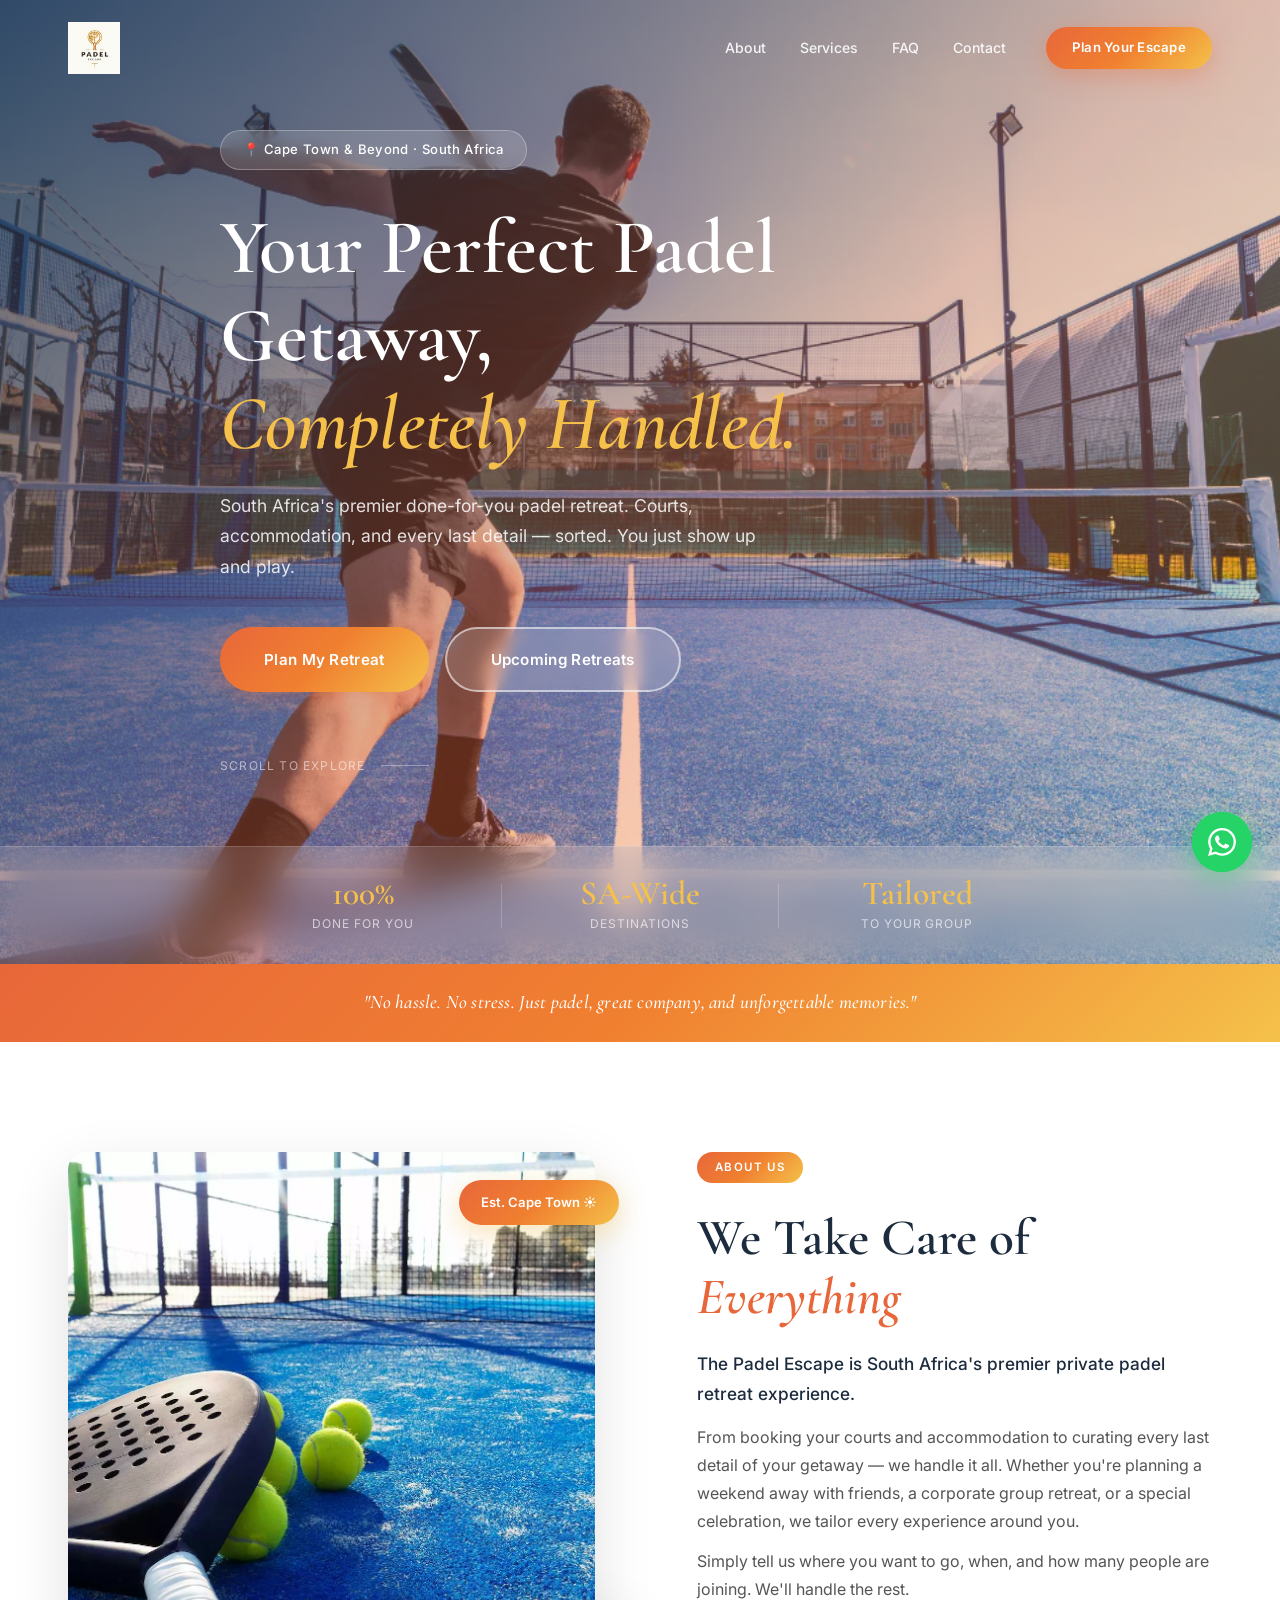
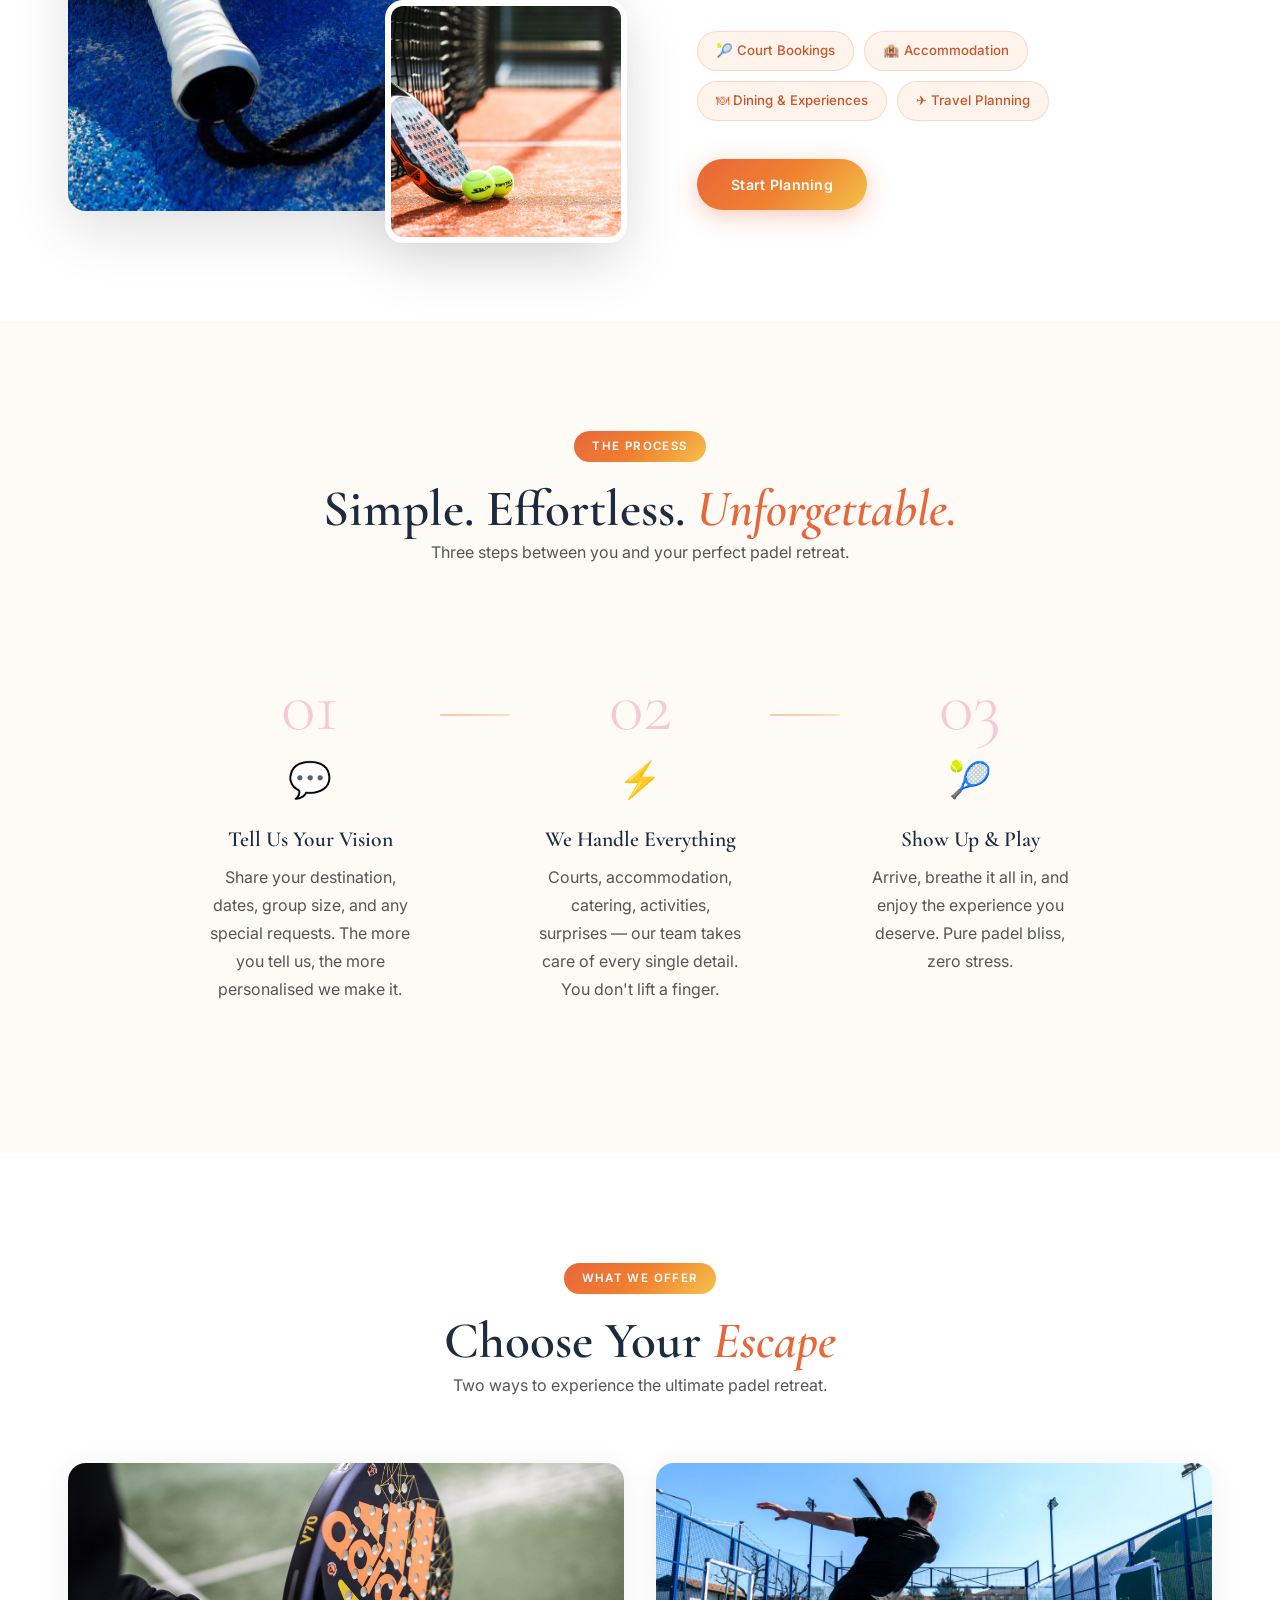
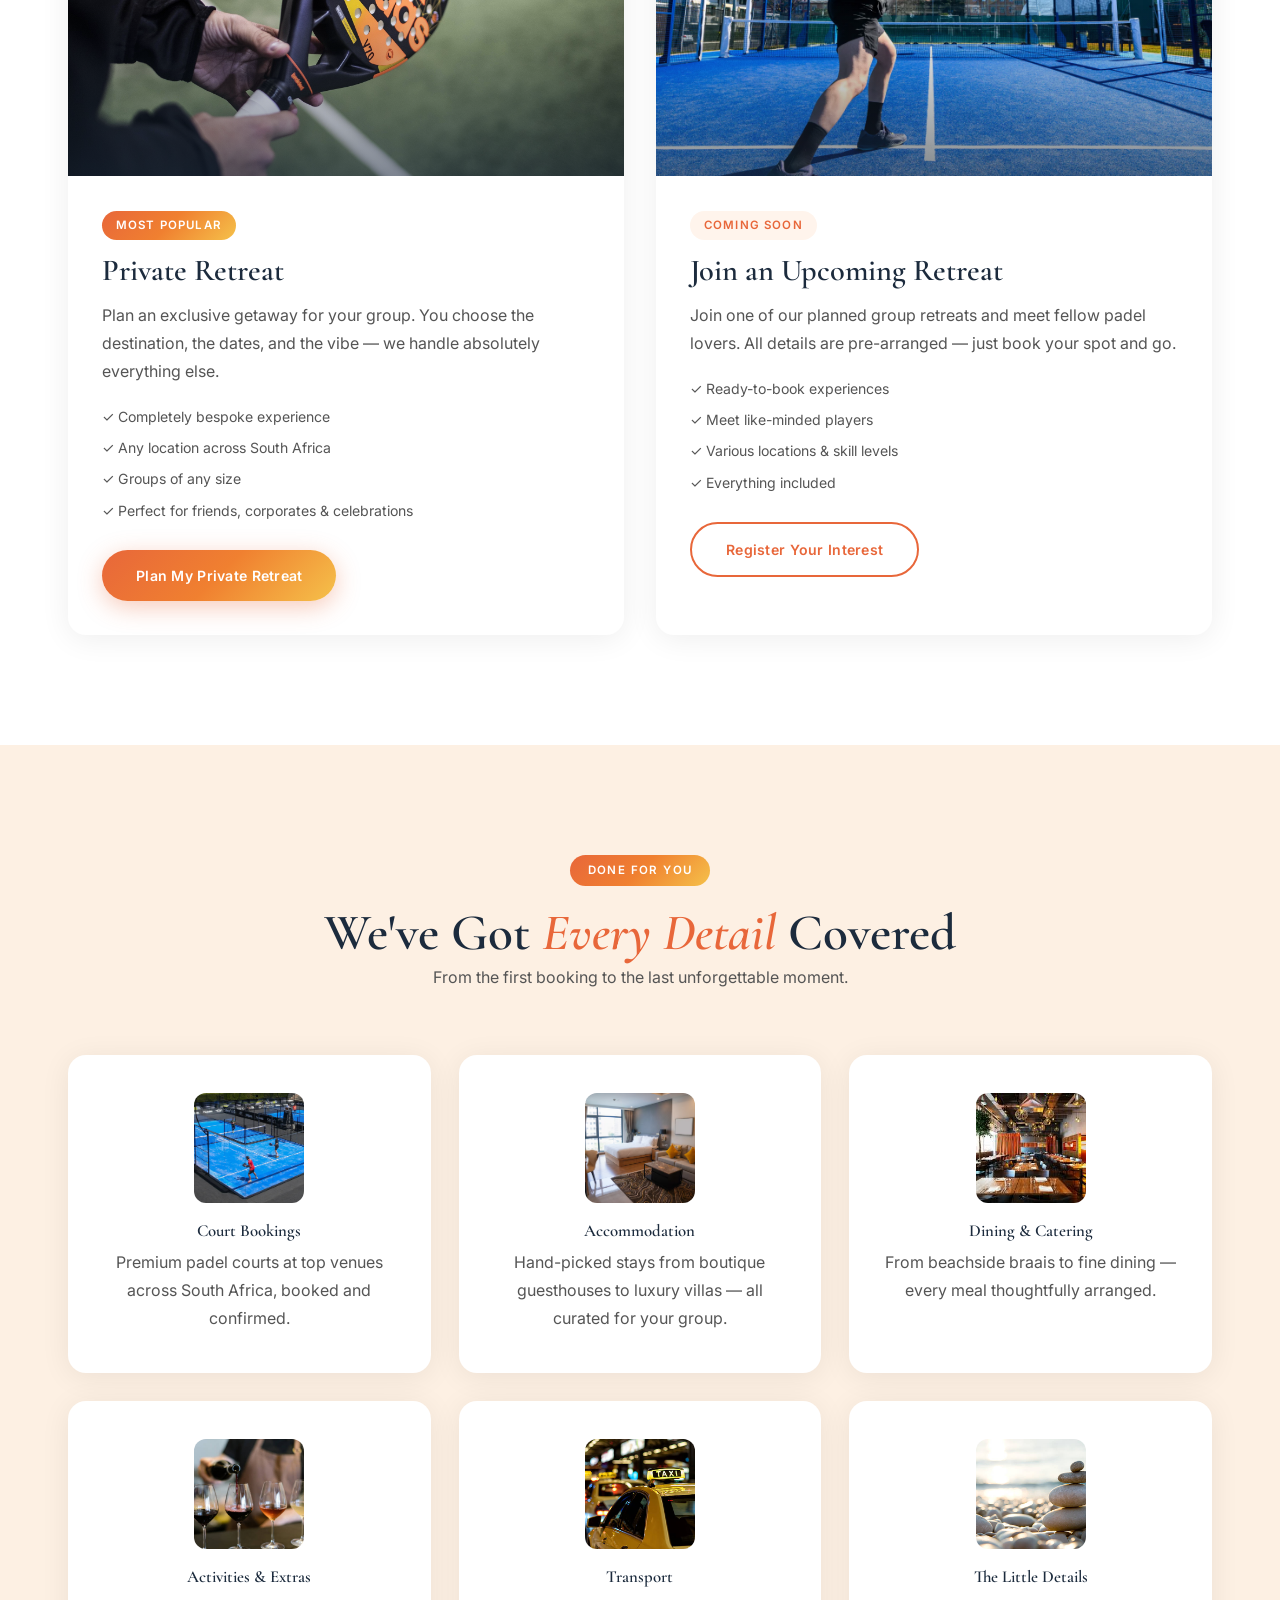
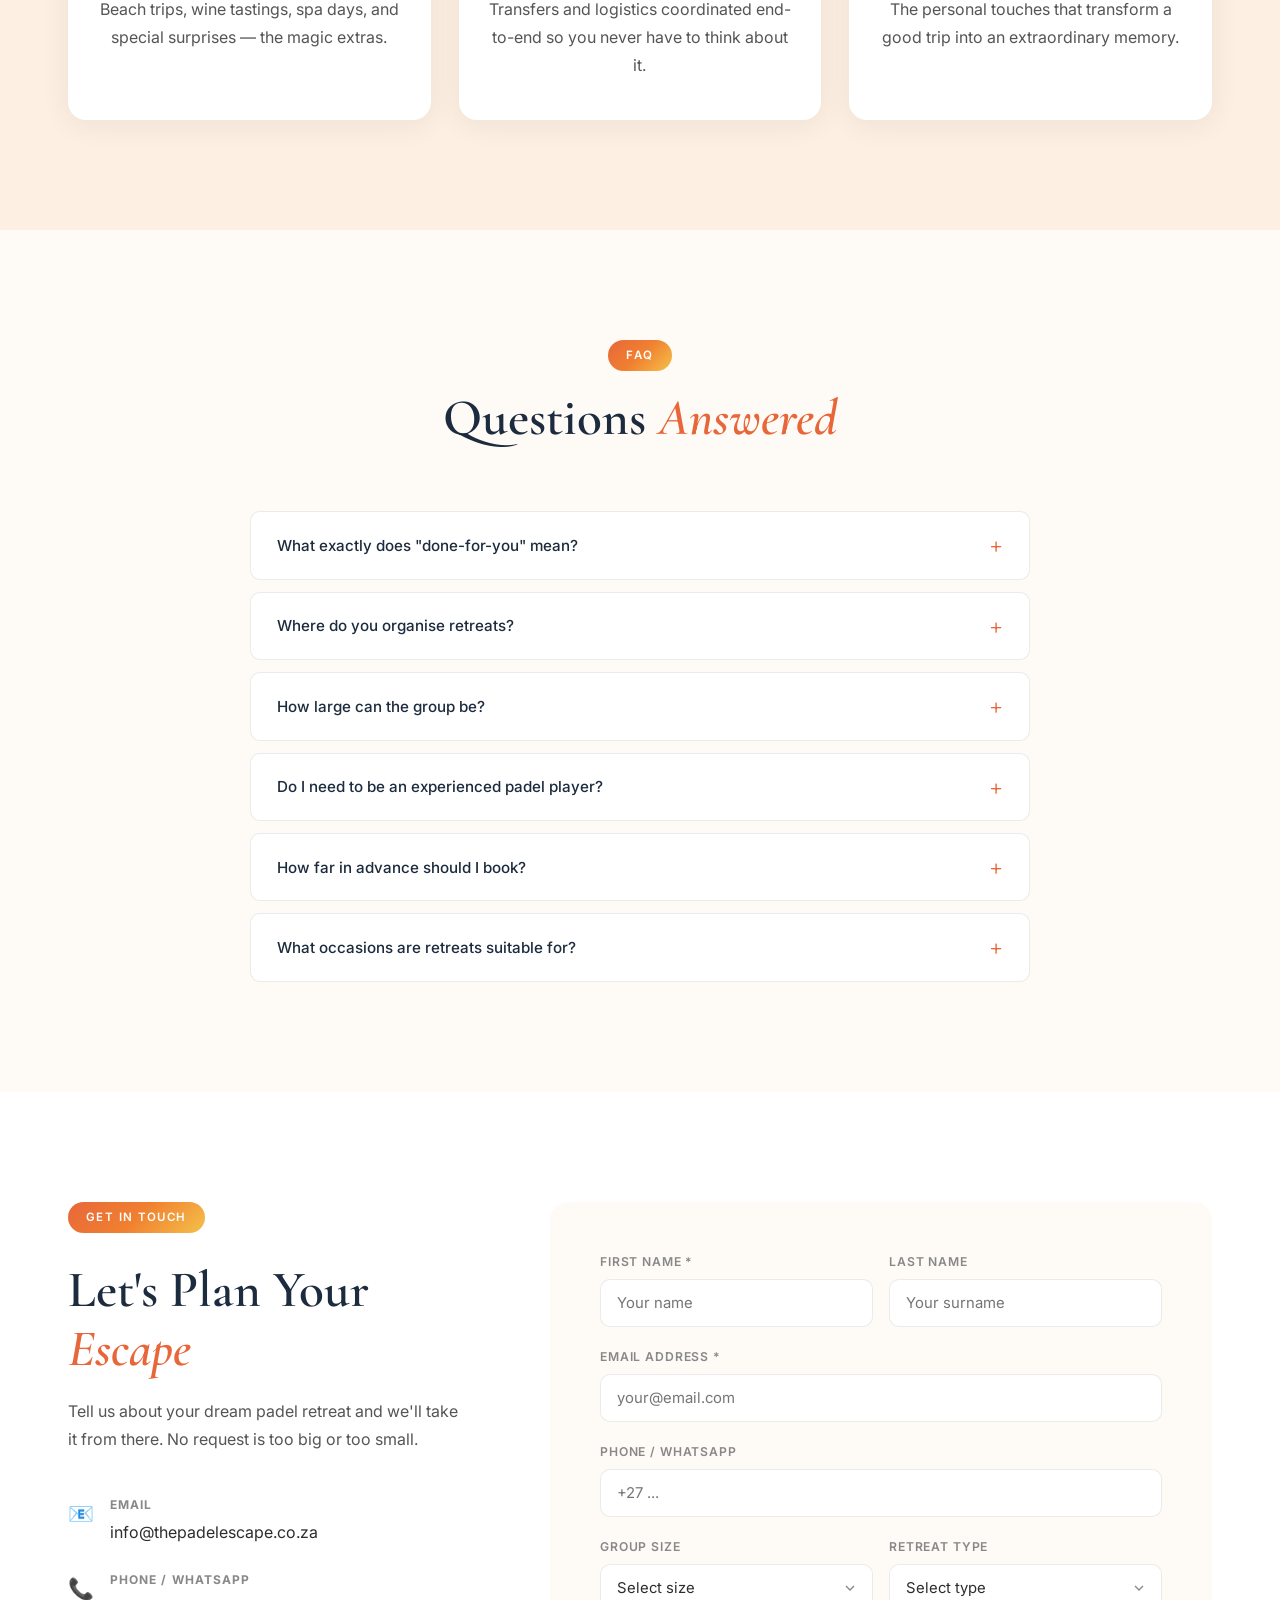
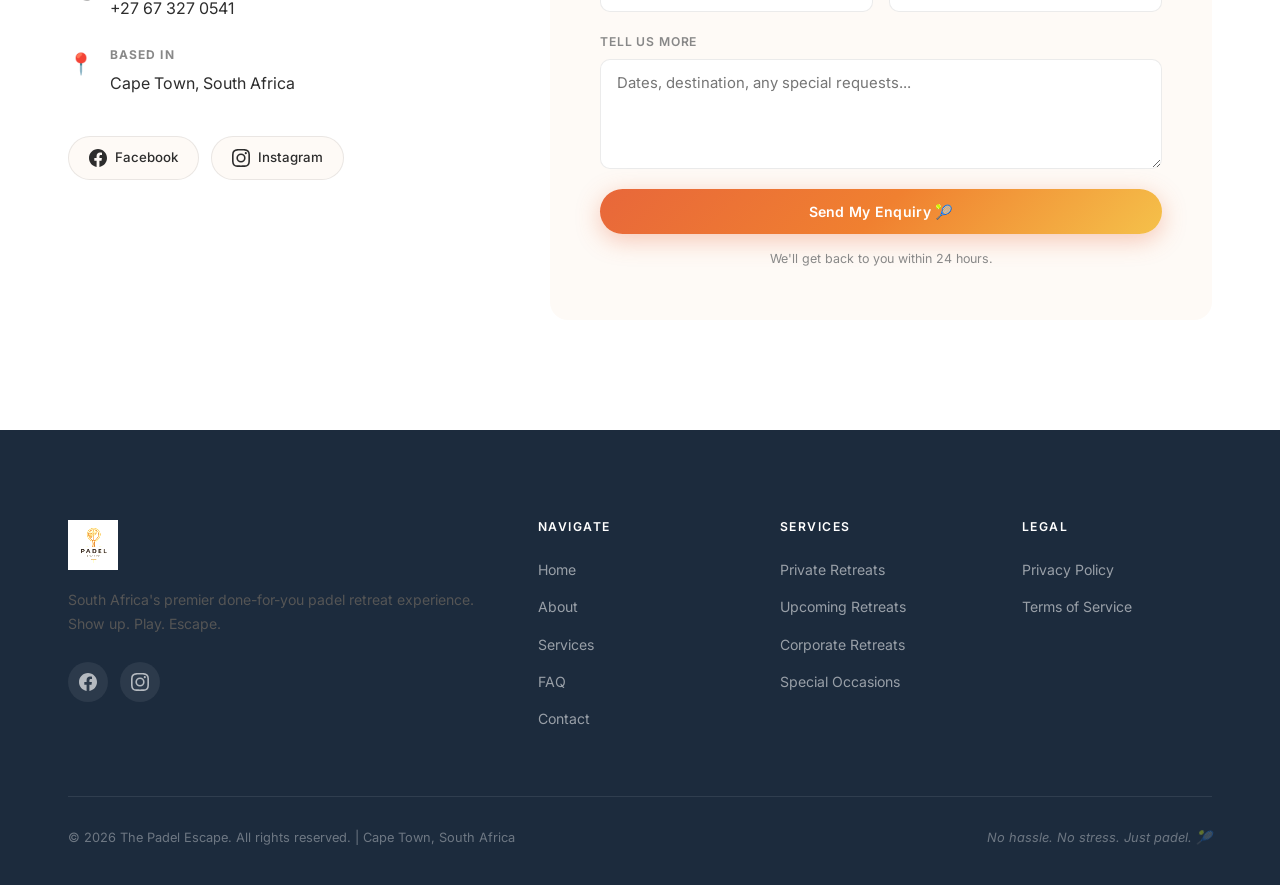
<file: index.html>
<!DOCTYPE html>
<html lang="en">
<head>
  <meta charset="UTF-8">
  <meta name="viewport" content="width=device-width, initial-scale=1.0">
  <meta name="description" content="The Padel Escape — South Africa's premier private padel retreat. Courts, accommodation, every detail handled. Based in Cape Town.">
  <meta property="og:title" content="The Padel Escape | SA's Premier Padel Retreat">
  <meta property="og:description" content="Completely done-for-you padel getaways across South Africa. You show up, we handle everything.">
  <meta property="og:image" content="padel.logo.jpeg">
  <title>The Padel Escape | South Africa's Premier Padel Retreat</title>
  <link rel="preconnect" href="https://fonts.googleapis.com">
  <link rel="preconnect" href="https://fonts.gstatic.com" crossorigin>
  <link href="https://fonts.googleapis.com/css2?family=Cormorant+Garamond:ital,wght@0,300;0,400;0,600;0,700;1,300;1,400&family=Inter:wght@300;400;500;600&display=swap" rel="stylesheet">
  <link rel="stylesheet" href="style.css">
</head>
<body>

  <!-- ===================== NAVIGATION ===================== -->
  <nav class="navbar" id="navbar">
    <div class="nav-container">
      <a href="#home" class="nav-logo">
        <img src="padel.logo.jpeg" alt="The Padel Escape">
      </a>
      <div class="nav-links" id="navLinks">
        <a href="#about">About</a>
        <a href="#services">Services</a>
        <a href="#faq">FAQ</a>
        <a href="#contact">Contact</a>
      </div>
      <a href="#contact" class="btn btn-primary nav-cta">Plan Your Escape</a>
      <button class="nav-toggle" id="navToggle" aria-label="Open menu">
        <span></span><span></span><span></span>
      </button>
    </div>
  </nav>

  <!-- ===================== HERO ===================== -->
  <section class="hero" id="home">
    <div class="hero-bg">
      <img
        src="padel-player-action.webp"
        alt="Padel player in action on court"
        class="hero-img"
      >
      <div class="hero-overlay"></div>
    </div>
    <div class="hero-content container">
      <div class="hero-badge">📍 Cape Town &amp; Beyond · South Africa</div>
      <h1>Your Perfect Padel Getaway,<br><em>Completely Handled.</em></h1>
      <p class="hero-sub">South Africa's premier done-for-you padel retreat. Courts, accommodation, and every last detail — sorted. You just show up and play.</p>
      <div class="hero-btns">
        <a href="#contact" class="btn btn-primary btn-lg">Plan My Retreat</a>
        <a href="#services" class="btn btn-outline-white btn-lg">Upcoming Retreats</a>
      </div>
      <div class="hero-scroll">
        <span>Scroll to explore</span>
        <div class="scroll-line"></div>
      </div>
    </div>
    <div class="hero-stats">
      <div class="stat">
        <span class="stat-num">100%</span>
        <span class="stat-label">Done For You</span>
      </div>
      <div class="stat-divider"></div>
      <div class="stat">
        <span class="stat-num">SA-Wide</span>
        <span class="stat-label">Destinations</span>
      </div>
      <div class="stat-divider"></div>
      <div class="stat">
        <span class="stat-num">Tailored</span>
        <span class="stat-label">To Your Group</span>
      </div>
    </div>
  </section>

  <!-- ===================== TRUST BAR ===================== -->
  <div class="trust-bar">
    <div class="container">
      <p class="trust-text">"No hassle. No stress. Just padel, great company, and unforgettable memories."</p>
    </div>
  </div>

  <!-- ===================== ABOUT ===================== -->
  <section class="about section" id="about">
    <div class="container">
      <div class="about-grid">
        <div class="about-images">
          <div class="about-img-main">
            <img
              src="padel-banner.webp"
              alt="Padel court with racket and balls"
            >
          </div>
          <div class="about-img-accent">
            <img
              src="padel-court-equipment.jpg"
              alt="Padel racket and balls on court"
            >
          </div>
          <div class="about-badge-float">Est. Cape Town ☀</div>
        </div>
        <div class="about-text">
          <div class="section-tag">About Us</div>
          <h2>We Take Care of <em>Everything</em></h2>
          <p class="lead-text">The Padel Escape is South Africa's premier private padel retreat experience.</p>
          <p>From booking your courts and accommodation to curating every last detail of your getaway — we handle it all. Whether you're planning a weekend away with friends, a corporate group retreat, or a special celebration, we tailor every experience around you.</p>
          <p style="margin-top:12px;">Simply tell us where you want to go, when, and how many people are joining. We'll handle the rest.</p>
          <div class="about-features">
            <div class="feature-pill">🎾 Court Bookings</div>
            <div class="feature-pill">🏨 Accommodation</div>
            <div class="feature-pill">🍽 Dining &amp; Experiences</div>
            <div class="feature-pill">✈ Travel Planning</div>
          </div>
          <a href="#contact" class="btn btn-primary">Start Planning</a>
        </div>
      </div>
    </div>
  </section>

  <!-- ===================== HOW IT WORKS ===================== -->
  <section class="how-works section section-light" id="how">
    <div class="container">
      <div class="section-header text-center">
        <div class="section-tag">The Process</div>
        <h2>Simple. Effortless. <em>Unforgettable.</em></h2>
        <p>Three steps between you and your perfect padel retreat.</p>
      </div>
      <div class="steps-grid">
        <div class="step">
          <div class="step-num">01</div>
          <div class="step-icon">💬</div>
          <h3>Tell Us Your Vision</h3>
          <p>Share your destination, dates, group size, and any special requests. The more you tell us, the more personalised we make it.</p>
        </div>
        <div class="step-connector"></div>
        <div class="step">
          <div class="step-num">02</div>
          <div class="step-icon">⚡</div>
          <h3>We Handle Everything</h3>
          <p>Courts, accommodation, catering, activities, surprises — our team takes care of every single detail. You don't lift a finger.</p>
        </div>
        <div class="step-connector"></div>
        <div class="step">
          <div class="step-num">03</div>
          <div class="step-icon">🎾</div>
          <h3>Show Up &amp; Play</h3>
          <p>Arrive, breathe it all in, and enjoy the experience you deserve. Pure padel bliss, zero stress.</p>
        </div>
      </div>
    </div>
  </section>

  <!-- ===================== SERVICES ===================== -->
  <section class="services section" id="services">
    <div class="container">
      <div class="section-header text-center">
        <div class="section-tag">What We Offer</div>
        <h2>Choose Your <em>Escape</em></h2>
        <p>Two ways to experience the ultimate padel retreat.</p>
      </div>
      <div class="services-grid">
        <div class="service-card service-card-featured">
          <div class="service-card-img">
            <img
              src="padel-racket-closeup.png"
              alt="Padel racket close-up"
            >
            <div class="service-card-overlay"></div>
          </div>
          <div class="service-card-content">
            <div class="service-tag">Most Popular</div>
            <h3>Private Retreat</h3>
            <p>Plan an exclusive getaway for your group. You choose the destination, the dates, and the vibe — we handle absolutely everything else.</p>
            <ul class="service-features">
              <li>✓ Completely bespoke experience</li>
              <li>✓ Any location across South Africa</li>
              <li>✓ Groups of any size</li>
              <li>✓ Perfect for friends, corporates &amp; celebrations</li>
            </ul>
            <a href="#contact" class="btn btn-primary">Plan My Private Retreat</a>
          </div>
        </div>
        <div class="service-card">
          <div class="service-card-img">
            <img
              src="padel-player-action.webp"
              alt="Padel player on court"
            >
            <div class="service-card-overlay"></div>
          </div>
          <div class="service-card-content">
            <div class="service-tag">Coming Soon</div>
            <h3>Join an Upcoming Retreat</h3>
            <p>Join one of our planned group retreats and meet fellow padel lovers. All details are pre-arranged — just book your spot and go.</p>
            <ul class="service-features">
              <li>✓ Ready-to-book experiences</li>
              <li>✓ Meet like-minded players</li>
              <li>✓ Various locations &amp; skill levels</li>
              <li>✓ Everything included</li>
            </ul>
            <a href="#contact" class="btn btn-outline">Register Your Interest</a>
          </div>
        </div>
      </div>
    </div>
  </section>

  <!-- ===================== WHAT WE HANDLE ===================== -->
  <section class="handles section section-warm" id="handles">
    <div class="container">
      <div class="section-header text-center">
        <div class="section-tag">Done For You</div>
        <h2>We've Got <em>Every Detail</em> Covered</h2>
        <p>From the first booking to the last unforgettable moment.</p>
      </div>
      <div class="handles-grid">
        <div class="handle-item">
          <img src="1padel_court.jpg" alt="Premium padel courts" class="handle-img">
          <h4>Court Bookings</h4>
          <p>Premium padel courts at top venues across South Africa, booked and confirmed.</p>
        </div>
        <div class="handle-item">
          <img src="2accomodation.jpg" alt="Luxury accommodation" class="handle-img">
          <h4>Accommodation</h4>
          <p>Hand-picked stays from boutique guesthouses to luxury villas — all curated for your group.</p>
        </div>
        <div class="handle-item">
          <img src="3dining (2).jpg" alt="Fine dining experience" class="handle-img">
          <h4>Dining &amp; Catering</h4>
          <p>From beachside braais to fine dining — every meal thoughtfully arranged.</p>
        </div>
        <div class="handle-item">
          <img src="4activities.jpeg" alt="Wine tasting experience" class="handle-img">
          <h4>Activities &amp; Extras</h4>
          <p>Beach trips, wine tastings, spa days, and special surprises — the magic extras.</p>
        </div>
        <div class="handle-item">
          <img src="5transport.jpg" alt="Transport and logistics" class="handle-img">
          <h4>Transport</h4>
          <p>Transfers and logistics coordinated end-to-end so you never have to think about it.</p>
        </div>
        <div class="handle-item">
          <img src="6little thins.jpg" alt="The little details" class="handle-img">
          <h4>The Little Details</h4>
          <p>The personal touches that transform a good trip into an extraordinary memory.</p>
        </div>
      </div>
    </div>
  </section>


  <!-- ===================== FAQ ===================== -->
  <section class="faq-section section section-light" id="faq">
    <div class="container">
      <div class="section-header text-center">
        <div class="section-tag">FAQ</div>
        <h2>Questions <em>Answered</em></h2>
      </div>
      <div class="faq-list">

        <div class="faq-item">
          <button class="faq-question">
            <span>What exactly does "done-for-you" mean?</span>
            <span class="faq-icon">+</span>
          </button>
          <div class="faq-answer">
            <p>It means you do absolutely nothing except show up and enjoy. We take care of court bookings, accommodation, transport, meals, activities, and every finer detail of your retreat. You tell us your vision — we build it.</p>
          </div>
        </div>

        <div class="faq-item">
          <button class="faq-question">
            <span>Where do you organise retreats?</span>
            <span class="faq-icon">+</span>
          </button>
          <div class="faq-answer">
            <p>We operate across South Africa. While we're based in Cape Town, we organise retreats in Johannesburg, Durban, the Garden Route, the Winelands, and beyond. If there's padel and a great destination — we're there.</p>
          </div>
        </div>

        <div class="faq-item">
          <button class="faq-question">
            <span>How large can the group be?</span>
            <span class="faq-icon">+</span>
          </button>
          <div class="faq-answer">
            <p>We cater for groups of all sizes — from intimate friend groups of 4 to large corporate retreats of 50+. The experience is fully tailored regardless of group size.</p>
          </div>
        </div>

        <div class="faq-item">
          <button class="faq-question">
            <span>Do I need to be an experienced padel player?</span>
            <span class="faq-icon">+</span>
          </button>
          <div class="faq-answer">
            <p>Not at all! We welcome all skill levels, from complete beginners to seasoned players. We can even arrange coaching sessions if you'd like to improve your game as part of your retreat.</p>
          </div>
        </div>

        <div class="faq-item">
          <button class="faq-question">
            <span>How far in advance should I book?</span>
            <span class="faq-icon">+</span>
          </button>
          <div class="faq-answer">
            <p>We recommend booking at least 4–6 weeks in advance to ensure the best availability, especially during peak season and school holidays. That said, reach out regardless — we'll do our best to make it happen.</p>
          </div>
        </div>

        <div class="faq-item">
          <button class="faq-question">
            <span>What occasions are retreats suitable for?</span>
            <span class="faq-icon">+</span>
          </button>
          <div class="faq-answer">
            <p>Weekend getaways with friends, corporate team-building, birthdays, bachelorette parties, anniversary trips, and any celebration worth marking. If you want to make it special, we're your team.</p>
          </div>
        </div>

      </div>
    </div>
  </section>

  <!-- ===================== CONTACT ===================== -->
  <section class="contact-section section" id="contact">
    <div class="container">
      <div class="contact-grid">
        <div class="contact-info">
          <div class="section-tag">Get In Touch</div>
          <h2>Let's Plan Your <em>Escape</em></h2>
          <p>Tell us about your dream padel retreat and we'll take it from there. No request is too big or too small.</p>
          <div class="contact-details">
            <div class="contact-item">
              <span class="contact-icon">📧</span>
              <div>
                <strong>Email</strong>
                <a href="mailto:info@thepadelescape.co.za">info@thepadelescape.co.za</a>
              </div>
            </div>
            <div class="contact-item">
              <span class="contact-icon">📞</span>
              <div>
                <strong>Phone / WhatsApp</strong>
                <a href="tel:+27673270541">+27 67 327 0541</a>
              </div>
            </div>
            <div class="contact-item">
              <span class="contact-icon">📍</span>
              <div>
                <strong>Based In</strong>
                <span>Cape Town, South Africa</span>
              </div>
            </div>
          </div>
          <div class="social-links">
            <a href="https://www.facebook.com/profile.php?id=61576466785941" target="_blank" rel="noopener" class="social-link">
              <svg viewBox="0 0 24 24" fill="currentColor" width="18" height="18"><path d="M24 12.073c0-6.627-5.373-12-12-12s-12 5.373-12 12c0 5.99 4.388 10.954 10.125 11.854v-8.385H7.078v-3.47h3.047V9.43c0-3.007 1.792-4.669 4.533-4.669 1.312 0 2.686.235 2.686.235v2.953H15.83c-1.491 0-1.956.925-1.956 1.874v2.25h3.328l-.532 3.47h-2.796v8.385C19.612 23.027 24 18.062 24 12.073z"/></svg>
              Facebook
            </a>
            <a href="https://www.instagram.com/thepadelescapesa/" target="_blank" rel="noopener" class="social-link">
              <svg viewBox="0 0 24 24" fill="currentColor" width="18" height="18"><path d="M12 2.163c3.204 0 3.584.012 4.85.07 3.252.148 4.771 1.691 4.919 4.919.058 1.265.069 1.645.069 4.849 0 3.205-.012 3.584-.069 4.849-.149 3.225-1.664 4.771-4.919 4.919-1.266.058-1.644.07-4.85.07-3.204 0-3.584-.012-4.849-.07-3.26-.149-4.771-1.699-4.919-4.92-.058-1.265-.07-1.644-.07-4.849 0-3.204.013-3.583.07-4.849.149-3.227 1.664-4.771 4.919-4.919 1.266-.057 1.645-.069 4.849-.069zM12 0C8.741 0 8.333.014 7.053.072 2.695.272.273 2.69.073 7.052.014 8.333 0 8.741 0 12c0 3.259.014 3.668.072 4.948.2 4.358 2.618 6.78 6.98 6.98C8.333 23.986 8.741 24 12 24c3.259 0 3.668-.014 4.948-.072 4.354-.2 6.782-2.618 6.979-6.98.059-1.28.073-1.689.073-4.948 0-3.259-.014-3.667-.072-4.947-.196-4.354-2.617-6.78-6.979-6.98C15.668.014 15.259 0 12 0zm0 5.838a6.162 6.162 0 100 12.324 6.162 6.162 0 000-12.324zM12 16a4 4 0 110-8 4 4 0 010 8zm6.406-11.845a1.44 1.44 0 100 2.881 1.44 1.44 0 000-2.881z"/></svg>
              Instagram
            </a>
          </div>
        </div>

        <div class="contact-form-wrapper">
          <form class="contact-form" id="contactForm" action="https://formspree.io/f/mdaygeer" method="POST">
            <div class="form-row">
              <div class="form-group">
                <label for="firstName">First Name *</label>
                <input type="text" id="firstName" name="firstName" required placeholder="Your name">
              </div>
              <div class="form-group">
                <label for="lastName">Last Name</label>
                <input type="text" id="lastName" name="lastName" placeholder="Your surname">
              </div>
            </div>
            <div class="form-group">
              <label for="email">Email Address *</label>
              <input type="email" id="email" name="email" required placeholder="your@email.com">
            </div>
            <div class="form-group">
              <label for="phone">Phone / WhatsApp</label>
              <input type="tel" id="phone" name="phone" placeholder="+27 ...">
            </div>
            <div class="form-row">
              <div class="form-group">
                <label for="groupSize">Group Size</label>
                <select id="groupSize" name="groupSize">
                  <option value="">Select size</option>
                  <option>2–4 people</option>
                  <option>5–10 people</option>
                  <option>11–20 people</option>
                  <option>20+ people</option>
                </select>
              </div>
              <div class="form-group">
                <label for="retreatType">Retreat Type</label>
                <select id="retreatType" name="retreatType">
                  <option value="">Select type</option>
                  <option>Private Group Retreat</option>
                  <option>Join Upcoming Retreat</option>
                  <option>Corporate Retreat</option>
                  <option>Special Celebration</option>
                </select>
              </div>
            </div>
            <div class="form-group">
              <label for="message">Tell Us More</label>
              <textarea id="message" name="message" rows="4" placeholder="Dates, destination, any special requests..."></textarea>
            </div>
            <button type="submit" class="btn btn-primary btn-full">Send My Enquiry 🎾</button>
            <p class="form-note">We'll get back to you within 24 hours.</p>
          </form>
        </div>
      </div>
    </div>
  </section>

  <!-- ===================== FOOTER ===================== -->
  <footer class="footer">
    <div class="container">
      <div class="footer-grid">
        <div class="footer-brand">
          <img src="padel.logo.jpeg" alt="The Padel Escape" class="footer-logo">
          <p>South Africa's premier done-for-you padel retreat experience. Show up. Play. Escape.</p>
          <div class="footer-social">
            <a href="https://www.facebook.com/profile.php?id=61576466785941" target="_blank" rel="noopener" aria-label="Facebook">
              <svg viewBox="0 0 24 24" fill="currentColor" width="18" height="18"><path d="M24 12.073c0-6.627-5.373-12-12-12s-12 5.373-12 12c0 5.99 4.388 10.954 10.125 11.854v-8.385H7.078v-3.47h3.047V9.43c0-3.007 1.792-4.669 4.533-4.669 1.312 0 2.686.235 2.686.235v2.953H15.83c-1.491 0-1.956.925-1.956 1.874v2.25h3.328l-.532 3.47h-2.796v8.385C19.612 23.027 24 18.062 24 12.073z"/></svg>
            </a>
            <a href="https://www.instagram.com/thepadelescapesa/" target="_blank" rel="noopener" aria-label="Instagram">
              <svg viewBox="0 0 24 24" fill="currentColor" width="18" height="18"><path d="M12 2.163c3.204 0 3.584.012 4.85.07 3.252.148 4.771 1.691 4.919 4.919.058 1.265.069 1.645.069 4.849 0 3.205-.012 3.584-.069 4.849-.149 3.225-1.664 4.771-4.919 4.919-1.266.058-1.644.07-4.85.07-3.204 0-3.584-.012-4.849-.07-3.26-.149-4.771-1.699-4.919-4.92-.058-1.265-.07-1.644-.07-4.849 0-3.204.013-3.583.07-4.849.149-3.227 1.664-4.771 4.919-4.919 1.266-.057 1.645-.069 4.849-.069zM12 0C8.741 0 8.333.014 7.053.072 2.695.272.273 2.69.073 7.052.014 8.333 0 8.741 0 12c0 3.259.014 3.668.072 4.948.2 4.358 2.618 6.78 6.98 6.98C8.333 23.986 8.741 24 12 24c3.259 0 3.668-.014 4.948-.072 4.354-.2 6.782-2.618 6.979-6.98.059-1.28.073-1.689.073-4.948 0-3.259-.014-3.667-.072-4.947-.196-4.354-2.617-6.78-6.979-6.98C15.668.014 15.259 0 12 0zm0 5.838a6.162 6.162 0 100 12.324 6.162 6.162 0 000-12.324zM12 16a4 4 0 110-8 4 4 0 010 8zm6.406-11.845a1.44 1.44 0 100 2.881 1.44 1.44 0 000-2.881z"/></svg>
            </a>
          </div>
        </div>
        <div class="footer-links">
          <h4>Navigate</h4>
          <ul>
            <li><a href="#home">Home</a></li>
            <li><a href="#about">About</a></li>
            <li><a href="#services">Services</a></li>
            <li><a href="#faq">FAQ</a></li>
            <li><a href="#contact">Contact</a></li>
          </ul>
        </div>
        <div class="footer-links">
          <h4>Services</h4>
          <ul>
            <li><a href="#services">Private Retreats</a></li>
            <li><a href="#services">Upcoming Retreats</a></li>
            <li><a href="#services">Corporate Retreats</a></li>
            <li><a href="#services">Special Occasions</a></li>
          </ul>
        </div>
        <div class="footer-links">
          <h4>Legal</h4>
          <ul>
            <li><a href="privacy-policy.html">Privacy Policy</a></li>
            <li><a href="terms-of-service.html">Terms of Service</a></li>
          </ul>
        </div>
      </div>
      <div class="footer-bottom">
        <p>&copy; 2026 The Padel Escape. All rights reserved. | Cape Town, South Africa</p>
        <p class="footer-tagline">No hassle. No stress. Just padel. 🎾</p>
      </div>
    </div>
  </footer>

  <!-- WhatsApp Float Button -->
  <a href="https://wa.me/27673270541" class="whatsapp-float" target="_blank" rel="noopener" aria-label="Chat on WhatsApp">
    <svg viewBox="0 0 24 24" fill="currentColor" width="28" height="28"><path d="M17.472 14.382c-.297-.149-1.758-.867-2.03-.967-.273-.099-.471-.148-.67.15-.197.297-.767.966-.94 1.164-.173.199-.347.223-.644.075-.297-.15-1.255-.463-2.39-1.475-.883-.788-1.48-1.761-1.653-2.059-.173-.297-.018-.458.13-.606.134-.133.298-.347.446-.52.149-.174.198-.298.298-.497.099-.198.05-.371-.025-.52-.075-.149-.669-1.612-.916-2.207-.242-.579-.487-.5-.669-.51-.173-.008-.371-.01-.57-.01-.198 0-.52.074-.792.372-.272.297-1.04 1.016-1.04 2.479 0 1.462 1.065 2.875 1.213 3.074.149.198 2.096 3.2 5.077 4.487.709.306 1.262.489 1.694.625.712.227 1.36.195 1.871.118.571-.085 1.758-.719 2.006-1.413.248-.694.248-1.289.173-1.413-.074-.124-.272-.198-.57-.347m-5.421 7.403h-.004a9.87 9.87 0 01-5.031-1.378l-.361-.214-3.741.982.998-3.648-.235-.374a9.86 9.86 0 01-1.51-5.26c.001-5.45 4.436-9.884 9.888-9.884 2.64 0 5.122 1.03 6.988 2.898a9.825 9.825 0 012.893 6.994c-.003 5.45-4.437 9.884-9.885 9.884m8.413-18.297A11.815 11.815 0 0012.05 0C5.495 0 .16 5.335.157 11.892c0 2.096.547 4.142 1.588 5.945L.057 24l6.305-1.654a11.882 11.882 0 005.683 1.448h.005c6.554 0 11.89-5.335 11.893-11.893a11.821 11.821 0 00-3.48-8.413z"/></svg>
  </a>

  <script src="script.js"></script>
</body>
</html>
</file>
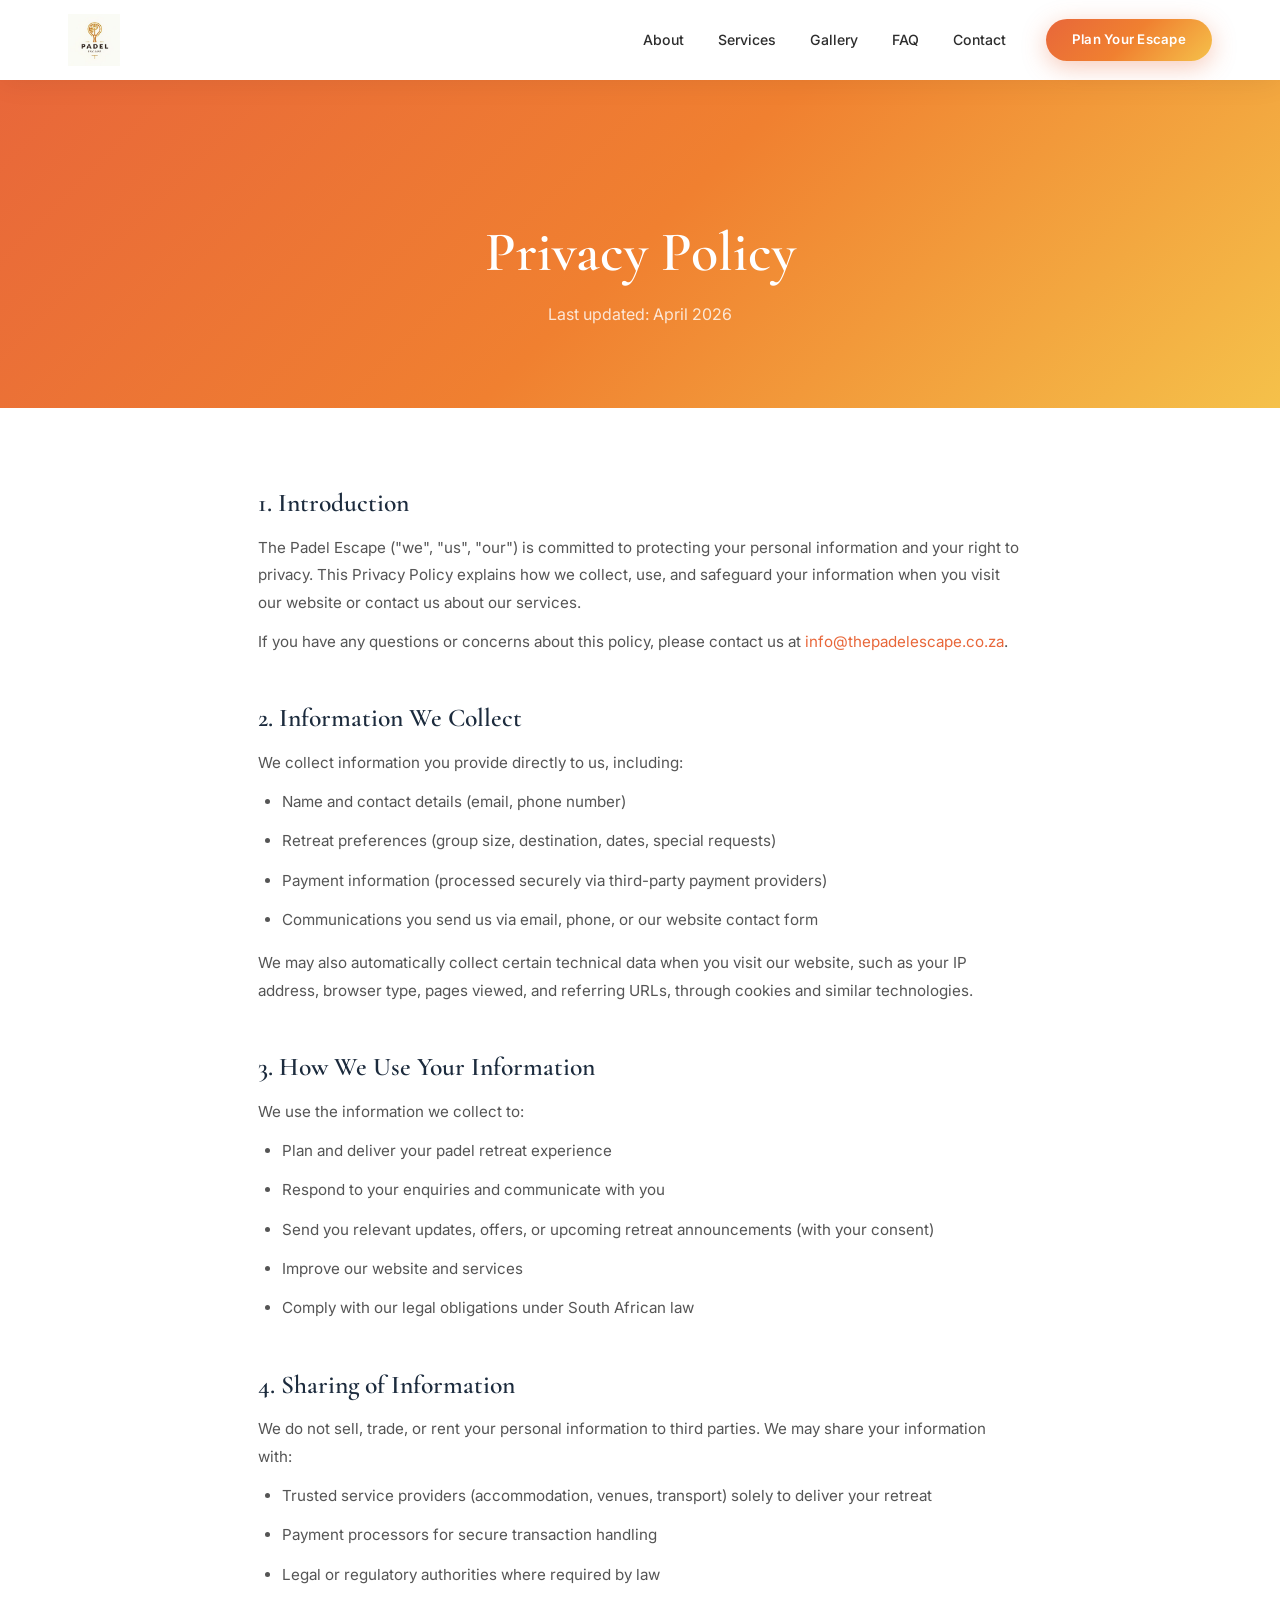
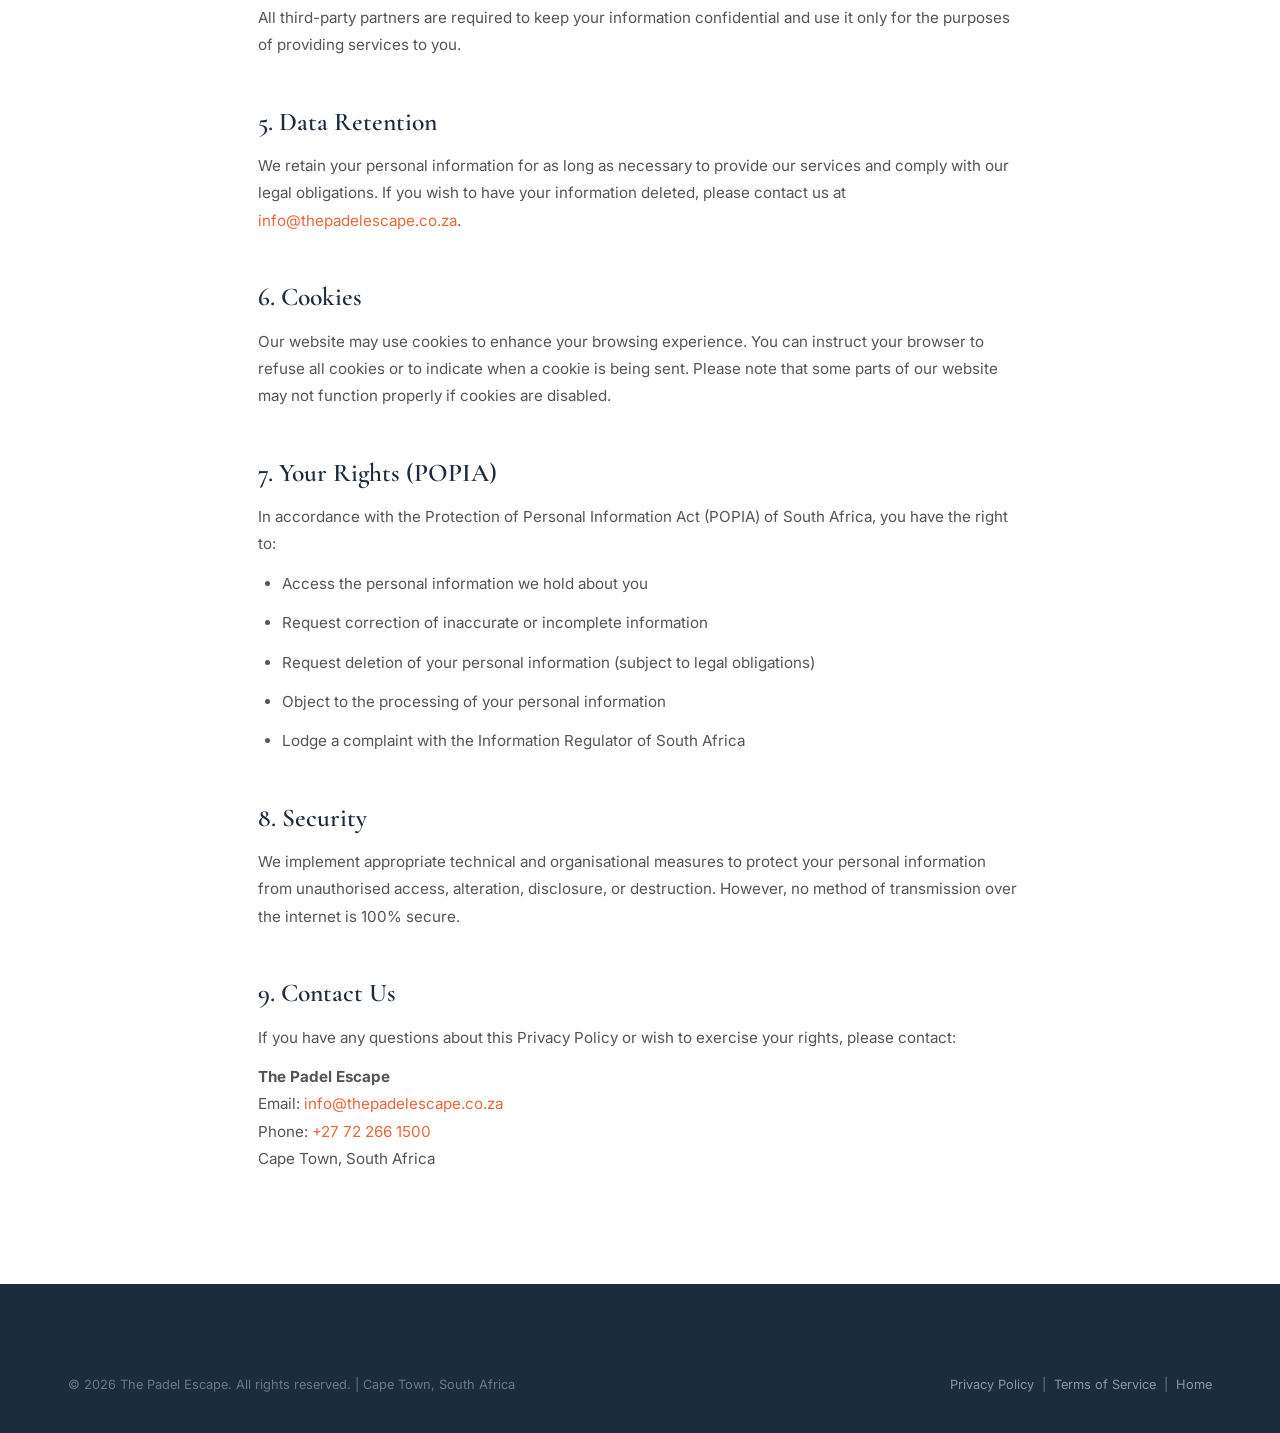
<file: privacy-policy.html>
<!DOCTYPE html>
<html lang="en">
<head>
  <meta charset="UTF-8">
  <meta name="viewport" content="width=device-width, initial-scale=1.0">
  <title>Privacy Policy | The Padel Escape</title>
  <link rel="preconnect" href="https://fonts.googleapis.com">
  <link rel="preconnect" href="https://fonts.gstatic.com" crossorigin>
  <link href="https://fonts.googleapis.com/css2?family=Cormorant+Garamond:ital,wght@0,600;1,400&family=Inter:wght@300;400;500;600&display=swap" rel="stylesheet">
  <link rel="stylesheet" href="style.css">
</head>
<body>

  <nav class="navbar scrolled" style="position:relative;">
    <div class="nav-container">
      <a href="index.html" class="nav-logo">
        <img src="padel.logo.jpeg" alt="The Padel Escape">
      </a>
      <div class="nav-links">
        <a href="index.html#about">About</a>
        <a href="index.html#services">Services</a>
        <a href="index.html#gallery">Gallery</a>
        <a href="index.html#faq">FAQ</a>
        <a href="index.html#contact">Contact</a>
      </div>
      <a href="index.html#contact" class="btn btn-primary nav-cta">Plan Your Escape</a>
    </div>
  </nav>

  <div class="inner-hero">
    <div class="container">
      <h1>Privacy Policy</h1>
      <p>Last updated: April 2026</p>
    </div>
  </div>

  <div class="inner-content">

    <h2>1. Introduction</h2>
    <p>The Padel Escape ("we", "us", "our") is committed to protecting your personal information and your right to privacy. This Privacy Policy explains how we collect, use, and safeguard your information when you visit our website or contact us about our services.</p>
    <p>If you have any questions or concerns about this policy, please contact us at <a href="mailto:info@thepadelescape.co.za">info@thepadelescape.co.za</a>.</p>

    <h2>2. Information We Collect</h2>
    <p>We collect information you provide directly to us, including:</p>
    <ul>
      <li>Name and contact details (email, phone number)</li>
      <li>Retreat preferences (group size, destination, dates, special requests)</li>
      <li>Payment information (processed securely via third-party payment providers)</li>
      <li>Communications you send us via email, phone, or our website contact form</li>
    </ul>
    <p>We may also automatically collect certain technical data when you visit our website, such as your IP address, browser type, pages viewed, and referring URLs, through cookies and similar technologies.</p>

    <h2>3. How We Use Your Information</h2>
    <p>We use the information we collect to:</p>
    <ul>
      <li>Plan and deliver your padel retreat experience</li>
      <li>Respond to your enquiries and communicate with you</li>
      <li>Send you relevant updates, offers, or upcoming retreat announcements (with your consent)</li>
      <li>Improve our website and services</li>
      <li>Comply with our legal obligations under South African law</li>
    </ul>

    <h2>4. Sharing of Information</h2>
    <p>We do not sell, trade, or rent your personal information to third parties. We may share your information with:</p>
    <ul>
      <li>Trusted service providers (accommodation, venues, transport) solely to deliver your retreat</li>
      <li>Payment processors for secure transaction handling</li>
      <li>Legal or regulatory authorities where required by law</li>
    </ul>
    <p>All third-party partners are required to keep your information confidential and use it only for the purposes of providing services to you.</p>

    <h2>5. Data Retention</h2>
    <p>We retain your personal information for as long as necessary to provide our services and comply with our legal obligations. If you wish to have your information deleted, please contact us at <a href="mailto:info@thepadelescape.co.za">info@thepadelescape.co.za</a>.</p>

    <h2>6. Cookies</h2>
    <p>Our website may use cookies to enhance your browsing experience. You can instruct your browser to refuse all cookies or to indicate when a cookie is being sent. Please note that some parts of our website may not function properly if cookies are disabled.</p>

    <h2>7. Your Rights (POPIA)</h2>
    <p>In accordance with the Protection of Personal Information Act (POPIA) of South Africa, you have the right to:</p>
    <ul>
      <li>Access the personal information we hold about you</li>
      <li>Request correction of inaccurate or incomplete information</li>
      <li>Request deletion of your personal information (subject to legal obligations)</li>
      <li>Object to the processing of your personal information</li>
      <li>Lodge a complaint with the Information Regulator of South Africa</li>
    </ul>

    <h2>8. Security</h2>
    <p>We implement appropriate technical and organisational measures to protect your personal information from unauthorised access, alteration, disclosure, or destruction. However, no method of transmission over the internet is 100% secure.</p>

    <h2>9. Contact Us</h2>
    <p>If you have any questions about this Privacy Policy or wish to exercise your rights, please contact:</p>
    <p><strong>The Padel Escape</strong><br>
    Email: <a href="mailto:info@thepadelescape.co.za">info@thepadelescape.co.za</a><br>
    Phone: <a href="tel:+27722661500">+27 72 266 1500</a><br>
    Cape Town, South Africa</p>

  </div>

  <footer class="footer">
    <div class="container">
      <div class="footer-bottom" style="border-top:none; padding-top:0;">
        <p>&copy; 2026 The Padel Escape. All rights reserved. | Cape Town, South Africa</p>
        <p><a href="privacy-policy.html" style="color:rgba(255,255,255,0.5)">Privacy Policy</a> &nbsp;|&nbsp; <a href="terms-of-service.html" style="color:rgba(255,255,255,0.5)">Terms of Service</a> &nbsp;|&nbsp; <a href="index.html" style="color:rgba(255,255,255,0.5)">Home</a></p>
      </div>
    </div>
  </footer>

</body>
</html>
</file>
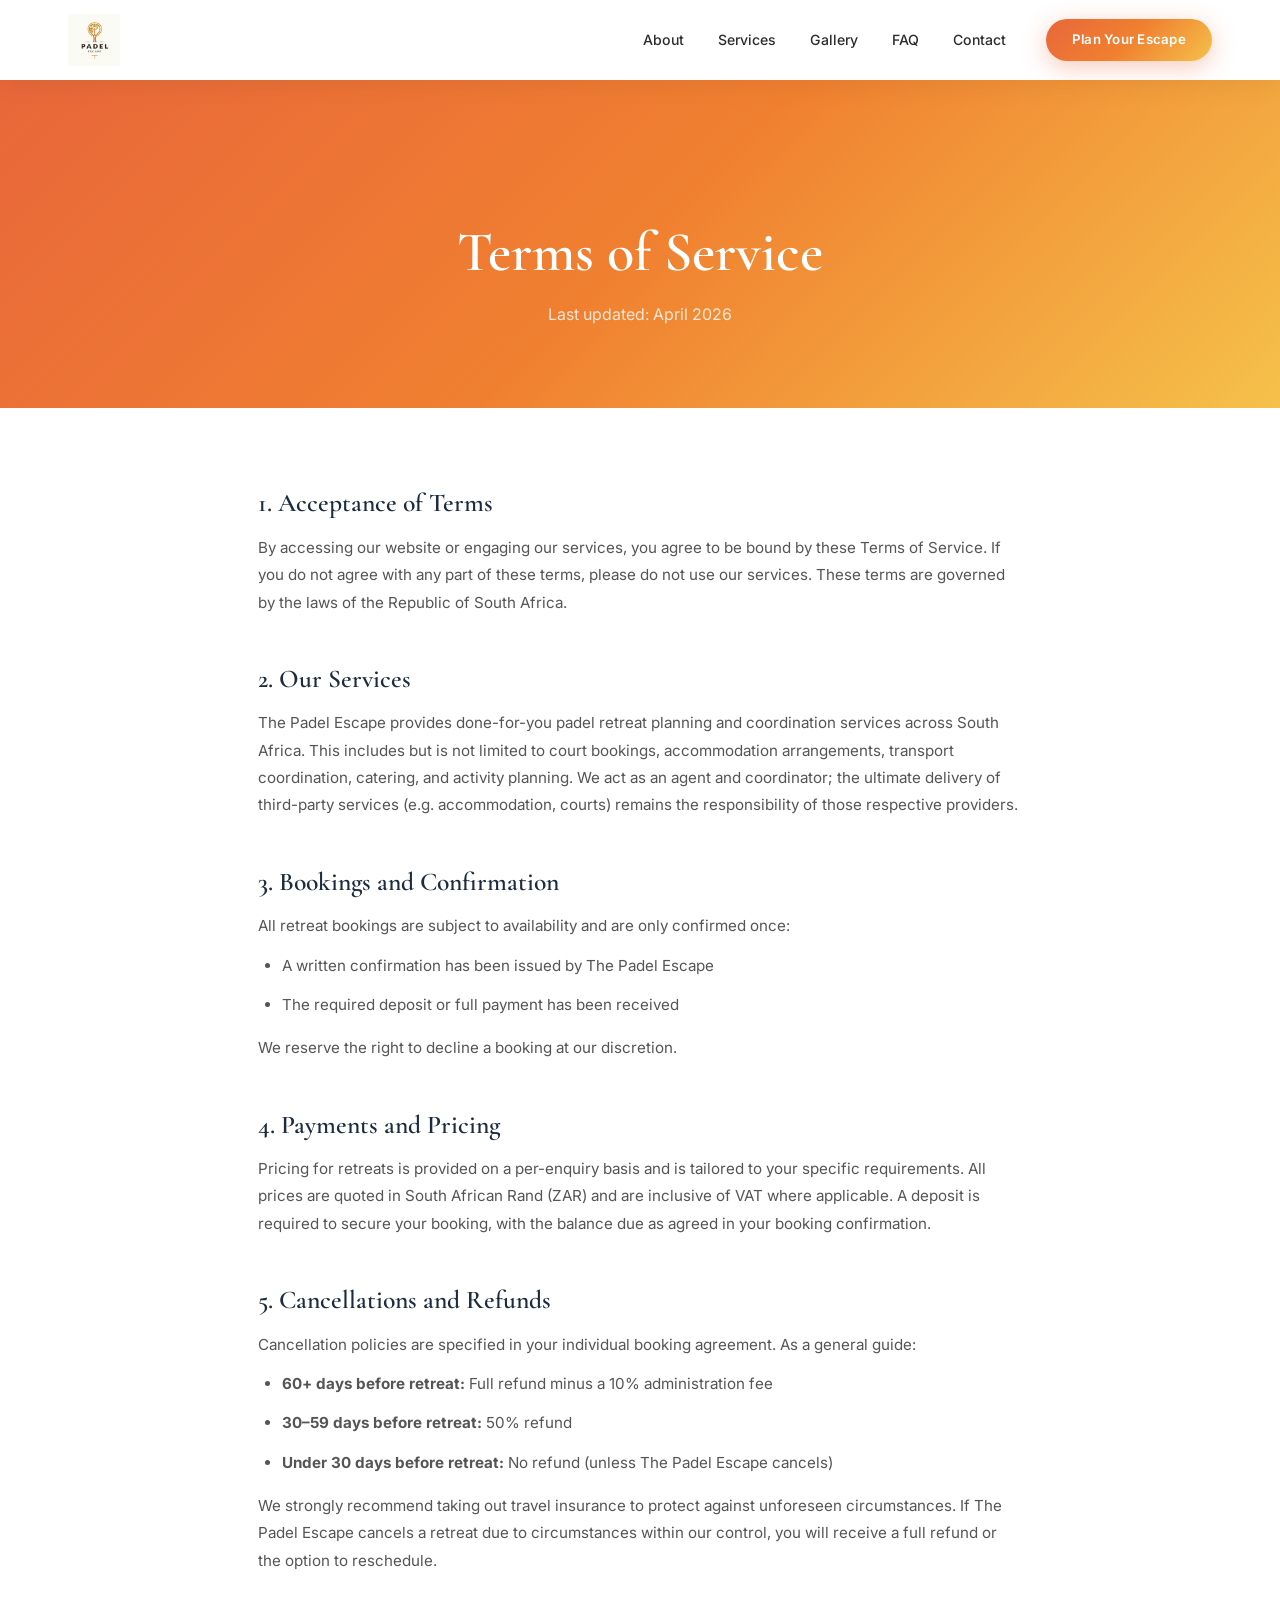
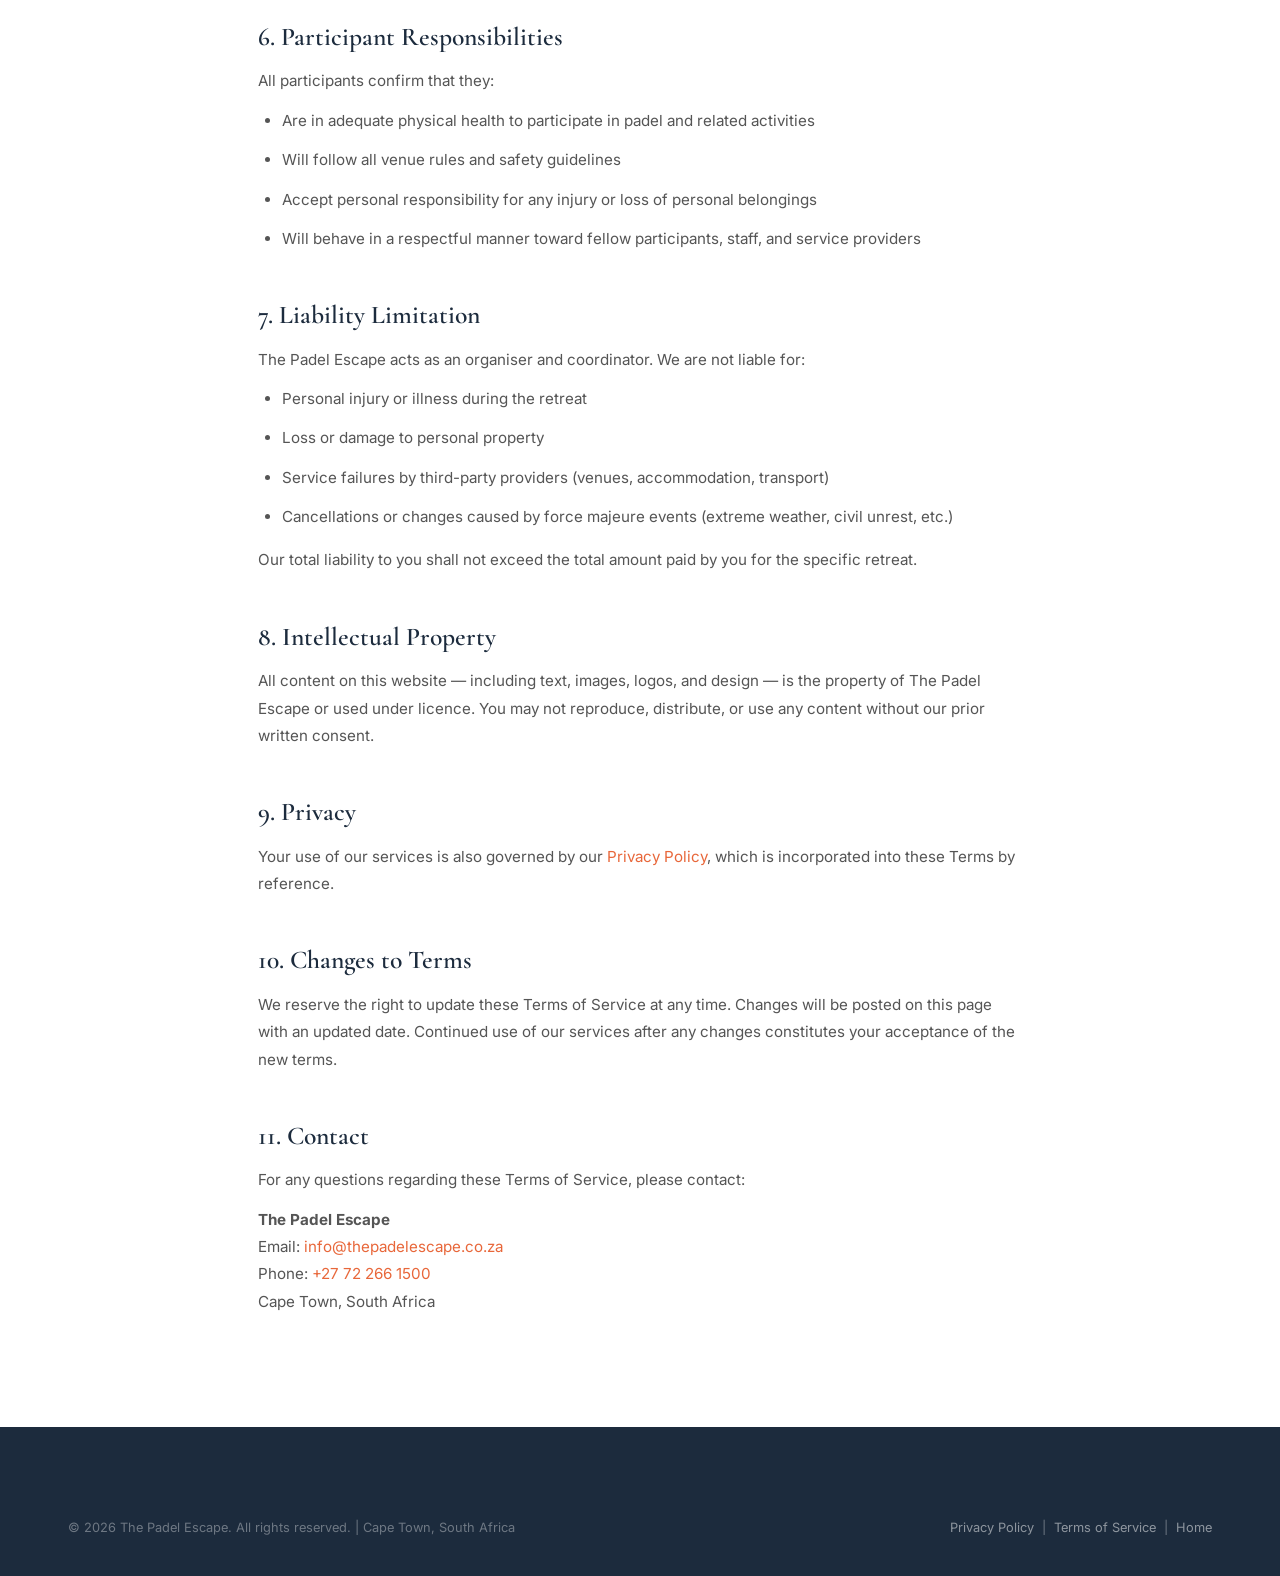
<file: terms-of-service.html>
<!DOCTYPE html>
<html lang="en">
<head>
  <meta charset="UTF-8">
  <meta name="viewport" content="width=device-width, initial-scale=1.0">
  <title>Terms of Service | The Padel Escape</title>
  <link rel="preconnect" href="https://fonts.googleapis.com">
  <link rel="preconnect" href="https://fonts.gstatic.com" crossorigin>
  <link href="https://fonts.googleapis.com/css2?family=Cormorant+Garamond:ital,wght@0,600;1,400&family=Inter:wght@300;400;500;600&display=swap" rel="stylesheet">
  <link rel="stylesheet" href="style.css">
</head>
<body>

  <nav class="navbar scrolled" style="position:relative;">
    <div class="nav-container">
      <a href="index.html" class="nav-logo">
        <img src="padel.logo.jpeg" alt="The Padel Escape">
      </a>
      <div class="nav-links">
        <a href="index.html#about">About</a>
        <a href="index.html#services">Services</a>
        <a href="index.html#gallery">Gallery</a>
        <a href="index.html#faq">FAQ</a>
        <a href="index.html#contact">Contact</a>
      </div>
      <a href="index.html#contact" class="btn btn-primary nav-cta">Plan Your Escape</a>
    </div>
  </nav>

  <div class="inner-hero">
    <div class="container">
      <h1>Terms of Service</h1>
      <p>Last updated: April 2026</p>
    </div>
  </div>

  <div class="inner-content">

    <h2>1. Acceptance of Terms</h2>
    <p>By accessing our website or engaging our services, you agree to be bound by these Terms of Service. If you do not agree with any part of these terms, please do not use our services. These terms are governed by the laws of the Republic of South Africa.</p>

    <h2>2. Our Services</h2>
    <p>The Padel Escape provides done-for-you padel retreat planning and coordination services across South Africa. This includes but is not limited to court bookings, accommodation arrangements, transport coordination, catering, and activity planning. We act as an agent and coordinator; the ultimate delivery of third-party services (e.g. accommodation, courts) remains the responsibility of those respective providers.</p>

    <h2>3. Bookings and Confirmation</h2>
    <p>All retreat bookings are subject to availability and are only confirmed once:</p>
    <ul>
      <li>A written confirmation has been issued by The Padel Escape</li>
      <li>The required deposit or full payment has been received</li>
    </ul>
    <p>We reserve the right to decline a booking at our discretion.</p>

    <h2>4. Payments and Pricing</h2>
    <p>Pricing for retreats is provided on a per-enquiry basis and is tailored to your specific requirements. All prices are quoted in South African Rand (ZAR) and are inclusive of VAT where applicable. A deposit is required to secure your booking, with the balance due as agreed in your booking confirmation.</p>

    <h2>5. Cancellations and Refunds</h2>
    <p>Cancellation policies are specified in your individual booking agreement. As a general guide:</p>
    <ul>
      <li><strong>60+ days before retreat:</strong> Full refund minus a 10% administration fee</li>
      <li><strong>30–59 days before retreat:</strong> 50% refund</li>
      <li><strong>Under 30 days before retreat:</strong> No refund (unless The Padel Escape cancels)</li>
    </ul>
    <p>We strongly recommend taking out travel insurance to protect against unforeseen circumstances. If The Padel Escape cancels a retreat due to circumstances within our control, you will receive a full refund or the option to reschedule.</p>

    <h2>6. Participant Responsibilities</h2>
    <p>All participants confirm that they:</p>
    <ul>
      <li>Are in adequate physical health to participate in padel and related activities</li>
      <li>Will follow all venue rules and safety guidelines</li>
      <li>Accept personal responsibility for any injury or loss of personal belongings</li>
      <li>Will behave in a respectful manner toward fellow participants, staff, and service providers</li>
    </ul>

    <h2>7. Liability Limitation</h2>
    <p>The Padel Escape acts as an organiser and coordinator. We are not liable for:</p>
    <ul>
      <li>Personal injury or illness during the retreat</li>
      <li>Loss or damage to personal property</li>
      <li>Service failures by third-party providers (venues, accommodation, transport)</li>
      <li>Cancellations or changes caused by force majeure events (extreme weather, civil unrest, etc.)</li>
    </ul>
    <p>Our total liability to you shall not exceed the total amount paid by you for the specific retreat.</p>

    <h2>8. Intellectual Property</h2>
    <p>All content on this website — including text, images, logos, and design — is the property of The Padel Escape or used under licence. You may not reproduce, distribute, or use any content without our prior written consent.</p>

    <h2>9. Privacy</h2>
    <p>Your use of our services is also governed by our <a href="privacy-policy.html">Privacy Policy</a>, which is incorporated into these Terms by reference.</p>

    <h2>10. Changes to Terms</h2>
    <p>We reserve the right to update these Terms of Service at any time. Changes will be posted on this page with an updated date. Continued use of our services after any changes constitutes your acceptance of the new terms.</p>

    <h2>11. Contact</h2>
    <p>For any questions regarding these Terms of Service, please contact:</p>
    <p><strong>The Padel Escape</strong><br>
    Email: <a href="mailto:info@thepadelescape.co.za">info@thepadelescape.co.za</a><br>
    Phone: <a href="tel:+27722661500">+27 72 266 1500</a><br>
    Cape Town, South Africa</p>

  </div>

  <footer class="footer">
    <div class="container">
      <div class="footer-bottom" style="border-top:none; padding-top:0;">
        <p>&copy; 2026 The Padel Escape. All rights reserved. | Cape Town, South Africa</p>
        <p><a href="privacy-policy.html" style="color:rgba(255,255,255,0.5)">Privacy Policy</a> &nbsp;|&nbsp; <a href="terms-of-service.html" style="color:rgba(255,255,255,0.5)">Terms of Service</a> &nbsp;|&nbsp; <a href="index.html" style="color:rgba(255,255,255,0.5)">Home</a></p>
      </div>
    </div>
  </footer>

</body>
</html>
</file>
<file: style.css>
/* ================================================
   THE PADEL ESCAPE — STYLESHEET
   Modern · Minimal · Luxury · Holiday Vibes
   ================================================ */

:root {
  --primary:       #E8673A;
  --primary-dark:  #c9542a;
  --primary-light: #fde8df;
  --secondary:     #F5C14A;
  --accent:        #F4A0BE;
  --white:         #FFFFFF;
  --off-white:     #FEFAF6;
  --light:         #FFF4EC;
  --warm-light:    #FDF0E3;
  --dark:          #1C2B3D;
  --text:          #2D2D2D;
  --text-muted:    #888888;
  --border:        rgba(0, 0, 0, 0.08);
  --shadow:        0 4px 30px rgba(0, 0, 0, 0.07);
  --shadow-lg:     0 20px 60px rgba(0, 0, 0, 0.12);
  --radius:        18px;
  --radius-sm:     10px;
  --transition:    all 0.3s ease;
  --gradient:      linear-gradient(135deg, var(--primary) 0%, #f08030 50%, var(--secondary) 100%);
}

/* ---- RESET & BASE ---- */
*, *::before, *::after { margin: 0; padding: 0; box-sizing: border-box; }
html { scroll-behavior: smooth; font-size: 16px; }

body {
  font-family: 'Inter', -apple-system, BlinkMacSystemFont, sans-serif;
  color: var(--text);
  background: var(--white);
  overflow-x: hidden;
  line-height: 1.65;
  -webkit-font-smoothing: antialiased;
}

img { display: block; max-width: 100%; }
a  { color: inherit; text-decoration: none; transition: var(--transition); }
ul { list-style: none; }
button { font-family: inherit; }

/* ---- TYPOGRAPHY ---- */
h1, h2, h3, h4 {
  font-family: 'Cormorant Garamond', Georgia, serif;
  line-height: 1.15;
  color: var(--dark);
}
h1 { font-size: clamp(2.6rem, 6vw, 5.2rem); font-weight: 600; }
h2 { font-size: clamp(2rem, 4vw, 3.6rem);   font-weight: 600; }
h3 { font-size: clamp(1.3rem, 2.5vw, 1.9rem); font-weight: 600; }
h4 { font-size: 1.05rem; font-weight: 600; }

h1 em, h2 em, h3 em { font-style: italic; color: var(--primary); }

p { font-size: 1rem; color: #555; line-height: 1.75; }

/* ---- LAYOUT ---- */
.container {
  max-width: 1200px;
  margin: 0 auto;
  padding: 0 28px;
}

.section         { padding: 110px 0; }
.section-light   { background: var(--off-white); }
.section-warm    { background: var(--warm-light); }

.section-header  { margin-bottom: 64px; }
.text-center     { text-align: center; }
.text-center p   { max-width: 560px; margin: 0 auto; }

.section-tag {
  display: inline-block;
  background: var(--gradient);
  color: #fff;
  font-size: 0.72rem;
  font-weight: 600;
  letter-spacing: 0.12em;
  text-transform: uppercase;
  padding: 6px 18px;
  border-radius: 50px;
  margin-bottom: 18px;
}

/* ---- BUTTONS ---- */
.btn {
  display: inline-flex;
  align-items: center;
  gap: 8px;
  padding: 14px 34px;
  border-radius: 50px;
  font-family: 'Inter', sans-serif;
  font-size: 0.88rem;
  font-weight: 600;
  cursor: pointer;
  border: none;
  transition: var(--transition);
  white-space: nowrap;
  letter-spacing: 0.02em;
}

.btn-primary {
  background: var(--gradient);
  color: #fff;
  box-shadow: 0 6px 24px rgba(232, 103, 58, 0.35);
}
.btn-primary:hover {
  transform: translateY(-3px);
  box-shadow: 0 12px 36px rgba(232, 103, 58, 0.45);
  color: #fff;
}

.btn-outline {
  background: transparent;
  color: var(--primary);
  border: 2px solid var(--primary);
}
.btn-outline:hover {
  background: var(--primary);
  color: #fff;
}

.btn-outline-white {
  background: rgba(255, 255, 255, 0.15);
  color: #fff;
  border: 2px solid rgba(255, 255, 255, 0.55);
  backdrop-filter: blur(8px);
}
.btn-outline-white:hover {
  background: rgba(255, 255, 255, 0.25);
  border-color: #fff;
}

.btn-lg   { padding: 18px 44px; font-size: 0.95rem; }
.btn-full { width: 100%; justify-content: center; }

/* ================================================
   NAVIGATION
   ================================================ */
.navbar {
  position: fixed;
  top: 0; left: 0; right: 0;
  z-index: 1000;
  padding: 22px 0;
  transition: background 0.4s ease, padding 0.3s ease, box-shadow 0.3s ease;
}

.navbar.scrolled {
  background: rgba(255, 255, 255, 0.96);
  backdrop-filter: blur(20px);
  -webkit-backdrop-filter: blur(20px);
  padding: 14px 0;
  box-shadow: 0 2px 30px rgba(0, 0, 0, 0.07);
}

.nav-container {
  max-width: 1200px;
  margin: 0 auto;
  padding: 0 28px;
  display: flex;
  align-items: center;
  gap: 40px;
}

.nav-logo img {
  height: 52px;
  width: auto;
  object-fit: contain;
  transition: var(--transition);
}
.navbar.scrolled .nav-logo img { filter: none; }

.nav-links {
  display: flex;
  gap: 34px;
  margin-left: auto;
}
.nav-links a {
  font-size: 0.88rem;
  font-weight: 500;
  color: rgba(255, 255, 255, 0.9);
}
.navbar.scrolled .nav-links a { color: var(--text); }
.nav-links a:hover,
.navbar.scrolled .nav-links a:hover { color: var(--primary); }

.nav-cta {
  padding: 10px 26px;
  font-size: 0.83rem;
}

.nav-toggle {
  display: none;
  flex-direction: column;
  gap: 5px;
  background: none;
  border: none;
  cursor: pointer;
  padding: 4px;
  margin-left: auto;
}
.nav-toggle span {
  width: 24px; height: 2px;
  background: #fff;
  display: block;
  border-radius: 2px;
  transition: var(--transition);
}
.navbar.scrolled .nav-toggle span { background: var(--dark); }

/* ================================================
   HERO
   ================================================ */
.hero {
  position: relative;
  min-height: 100vh;
  display: flex;
  flex-direction: column;
  justify-content: center;
  overflow: hidden;
}

.hero-bg {
  position: absolute;
  inset: 0;
  z-index: 0;
  background: var(--dark); /* fallback */
}
.hero-img {
  width: 100%; height: 100%;
  object-fit: cover;
  object-position: center 40%;
}
.hero-overlay {
  position: absolute;
  inset: 0;
  background: linear-gradient(
    135deg,
    rgba(28, 43, 61, 0.78) 0%,
    rgba(232, 103, 58, 0.42) 55%,
    rgba(245, 193, 74, 0.25) 100%
  );
}

.hero-content {
  position: relative;
  z-index: 1;
  padding-top: 130px;
  padding-bottom: 70px;
  color: #fff;
}

.hero-badge {
  display: inline-flex;
  align-items: center;
  gap: 8px;
  background: rgba(255, 255, 255, 0.14);
  backdrop-filter: blur(10px);
  border: 1px solid rgba(255, 255, 255, 0.28);
  color: #fff;
  padding: 8px 22px;
  border-radius: 50px;
  font-size: 0.82rem;
  font-weight: 500;
  margin-bottom: 34px;
  letter-spacing: 0.03em;
}

.hero h1 { color: #fff; max-width: 840px; margin-bottom: 22px; }
.hero h1 em { color: var(--secondary); }

.hero-sub {
  color: rgba(255, 255, 255, 0.85);
  font-size: 1.1rem;
  max-width: 560px;
  margin-bottom: 44px;
}

.hero-btns {
  display: flex;
  gap: 16px;
  flex-wrap: wrap;
  margin-bottom: 64px;
}

.hero-scroll {
  display: flex;
  align-items: center;
  gap: 16px;
  color: rgba(255, 255, 255, 0.55);
  font-size: 0.75rem;
  letter-spacing: 0.1em;
  text-transform: uppercase;
}
.scroll-line {
  width: 48px; height: 1px;
  background: rgba(255, 255, 255, 0.35);
  position: relative;
  overflow: hidden;
}
.scroll-line::after {
  content: '';
  position: absolute;
  top: 0; left: -100%;
  width: 100%; height: 100%;
  background: rgba(255, 255, 255, 0.8);
  animation: scrollLine 2.2s ease-in-out infinite;
}
@keyframes scrollLine { to { left: 110%; } }

.hero-stats {
  position: relative;
  z-index: 1;
  background: rgba(255, 255, 255, 0.1);
  backdrop-filter: blur(20px);
  -webkit-backdrop-filter: blur(20px);
  border-top: 1px solid rgba(255, 255, 255, 0.15);
  display: flex;
  align-items: center;
  justify-content: center;
  padding: 30px 28px;
  margin-top: auto;
}
.stat {
  display: flex;
  flex-direction: column;
  align-items: center;
  gap: 4px;
  flex: 1;
  max-width: 220px;
}
.stat-num {
  font-family: 'Cormorant Garamond', serif;
  font-size: 2.1rem;
  font-weight: 600;
  color: var(--secondary);
  line-height: 1;
}
.stat-label {
  font-size: 0.75rem;
  color: rgba(255, 255, 255, 0.65);
  text-transform: uppercase;
  letter-spacing: 0.08em;
}
.stat-divider {
  width: 1px; height: 44px;
  background: rgba(255, 255, 255, 0.2);
  flex-shrink: 0;
  margin: 0 28px;
}

/* ================================================
   TRUST BAR
   ================================================ */
.trust-bar {
  background: var(--gradient);
  padding: 22px 0;
  text-align: center;
}
.trust-text {
  color: #fff;
  font-size: 1rem;
  font-weight: 500;
  font-style: italic;
  font-family: 'Cormorant Garamond', serif;
  font-size: 1.2rem;
  letter-spacing: 0.01em;
}

/* ================================================
   ABOUT
   ================================================ */
.about-grid {
  display: grid;
  grid-template-columns: 1fr 1fr;
  gap: 90px;
  align-items: center;
}

.about-images { position: relative; }

.about-img-main {
  border-radius: var(--radius);
  overflow: hidden;
  aspect-ratio: 4/5;
  box-shadow: var(--shadow-lg);
  background: var(--light);
}
.about-img-main img {
  width: 100%; height: 100%;
  object-fit: cover;
  transition: transform 0.7s ease;
}
.about-img-main:hover img { transform: scale(1.04); }

.about-img-accent {
  position: absolute;
  bottom: -32px; right: -32px;
  width: 46%;
  aspect-ratio: 1;
  border-radius: var(--radius);
  overflow: hidden;
  border: 6px solid #fff;
  box-shadow: var(--shadow-lg);
  background: var(--light);
}
.about-img-accent img {
  width: 100%; height: 100%;
  object-fit: cover;
}

.about-badge-float {
  position: absolute;
  top: 28px; right: -24px;
  background: var(--gradient);
  color: #fff;
  padding: 12px 22px;
  border-radius: 50px;
  font-size: 0.82rem;
  font-weight: 600;
  box-shadow: 0 8px 28px rgba(245, 193, 74, 0.4);
  white-space: nowrap;
}

.about-text { padding-left: 12px; }
.about-text h2 { margin: 8px 0 22px; }

.lead-text {
  font-size: 1.08rem;
  color: var(--dark);
  font-weight: 500;
  margin-bottom: 14px;
}

.about-features {
  display: flex;
  flex-wrap: wrap;
  gap: 10px;
  margin: 28px 0 38px;
}
.feature-pill {
  background: var(--light);
  border: 1px solid rgba(232, 103, 58, 0.2);
  color: var(--primary-dark);
  padding: 8px 18px;
  border-radius: 50px;
  font-size: 0.83rem;
  font-weight: 500;
}

/* ================================================
   HOW IT WORKS
   ================================================ */
.steps-grid {
  display: flex;
  align-items: flex-start;
  max-width: 920px;
  margin: 0 auto;
}

.step {
  flex: 1;
  text-align: center;
  padding: 40px 28px;
  border-radius: var(--radius);
  transition: var(--transition);
}
.step:hover {
  background: #fff;
  box-shadow: var(--shadow);
}

.step-num {
  font-family: 'Cormorant Garamond', serif;
  font-size: 4.5rem;
  font-weight: 300;
  color: var(--accent);
  line-height: 1;
  margin-bottom: 8px;
  opacity: 0.55;
}
.step-icon { font-size: 2.2rem; margin-bottom: 18px; }
.step h3   { margin-bottom: 12px; font-size: 1.35rem; }

.step-connector {
  width: 70px; height: 2px;
  background: var(--gradient);
  flex-shrink: 0;
  margin-top: 84px;
  border-radius: 2px;
  opacity: 0.35;
}

/* ================================================
   SERVICES
   ================================================ */
.services-grid {
  display: grid;
  grid-template-columns: 1fr 1fr;
  gap: 32px;
}

.service-card {
  border-radius: var(--radius);
  overflow: hidden;
  box-shadow: var(--shadow);
  background: #fff;
  transition: var(--transition);
}
.service-card:hover {
  transform: translateY(-10px);
  box-shadow: var(--shadow-lg);
}

.service-card-img {
  position: relative;
  aspect-ratio: 16/9;
  overflow: hidden;
  background: var(--light);
}
.service-card-img img {
  width: 100%; height: 100%;
  object-fit: cover;
  transition: transform 0.7s ease;
}
.service-card:hover .service-card-img img { transform: scale(1.06); }

.service-card-overlay {
  position: absolute; inset: 0;
  background: linear-gradient(to top, rgba(28,43,61,0.55), transparent 55%);
}

.service-card-content { padding: 34px; }

.service-tag {
  display: inline-block;
  background: var(--light);
  color: var(--primary);
  font-size: 0.72rem;
  font-weight: 600;
  text-transform: uppercase;
  letter-spacing: 0.1em;
  padding: 5px 14px;
  border-radius: 50px;
  margin-bottom: 14px;
}
.service-card-featured .service-tag {
  background: var(--gradient);
  color: #fff;
}

.service-card h3 { margin-bottom: 12px; }
.service-card p  { margin-bottom: 0; }

.service-features {
  margin: 20px 0 28px;
  display: flex;
  flex-direction: column;
  gap: 8px;
}
.service-features li {
  font-size: 0.88rem;
  color: #555;
}

/* ================================================
   WHAT WE HANDLE
   ================================================ */
.handles-grid {
  display: grid;
  grid-template-columns: repeat(3, 1fr);
  gap: 28px;
}

.handle-item {
  background: #fff;
  border-radius: var(--radius);
  padding: 38px 28px;
  text-align: center;
  box-shadow: var(--shadow);
  transition: var(--transition);
  border-bottom: 3px solid transparent;
}
.handle-item:hover {
  border-bottom-color: var(--primary);
  transform: translateY(-5px);
  box-shadow: var(--shadow-lg);
}
.handle-icon { font-size: 2.6rem; margin-bottom: 18px; display: block; }
.handle-img { width: 110px; height: 110px; object-fit: cover; border-radius: 12px; margin: 0 auto 18px; display: block; }
.handle-item h4 { margin-bottom: 8px; }

/* ================================================
   GALLERY
   ================================================ */
.gallery-section .section-header { padding: 0 28px; }

.gallery-grid {
  display: grid;
  grid-template-columns: repeat(4, 1fr);
  grid-auto-rows: 260px;
  gap: 10px;
  padding: 0 28px;
  max-width: 1400px;
  margin: 0 auto;
}

.gallery-item {
  position: relative;
  overflow: hidden;
  border-radius: 12px;
  cursor: pointer;
  background: var(--light);
}
.gallery-item-tall  { grid-row: span 2; }
.gallery-item-wide  { grid-column: span 2; }

.gallery-item img {
  width: 100%; height: 100%;
  object-fit: cover;
  transition: transform 0.7s ease;
}
.gallery-item:hover img { transform: scale(1.08); }

.gallery-overlay {
  position: absolute; inset: 0;
  background: linear-gradient(to top, rgba(232, 103, 58, 0.75) 0%, transparent 55%);
  opacity: 0;
  transition: var(--transition);
  display: flex;
  align-items: flex-end;
  padding: 20px;
}
.gallery-item:hover .gallery-overlay { opacity: 1; }
.gallery-overlay span {
  color: #fff;
  font-weight: 600;
  font-size: 0.85rem;
  text-transform: uppercase;
  letter-spacing: 0.1em;
}

/* ================================================
   FAQ
   ================================================ */
.faq-list {
  max-width: 780px;
  margin: 0 auto;
  display: flex;
  flex-direction: column;
  gap: 12px;
}

.faq-item {
  background: #fff;
  border-radius: var(--radius-sm);
  border: 1px solid var(--border);
  overflow: hidden;
  transition: var(--transition);
}
.faq-item.open {
  box-shadow: var(--shadow);
  border-color: rgba(232, 103, 58, 0.25);
}

.faq-question {
  width: 100%;
  display: flex;
  align-items: center;
  justify-content: space-between;
  padding: 22px 26px;
  background: none;
  border: none;
  cursor: pointer;
  font-family: 'Inter', sans-serif;
  font-size: 0.95rem;
  font-weight: 500;
  color: var(--dark);
  text-align: left;
  gap: 18px;
}
.faq-icon {
  font-size: 1.4rem;
  font-weight: 300;
  color: var(--primary);
  flex-shrink: 0;
  line-height: 1;
  transition: transform 0.35s ease;
}
.faq-item.open .faq-icon { transform: rotate(45deg); }

.faq-answer {
  max-height: 0;
  overflow: hidden;
  transition: max-height 0.42s ease;
}
.faq-answer p {
  padding: 0 26px 22px;
  font-size: 0.93rem;
}
.faq-item.open .faq-answer { max-height: 280px; }

/* ================================================
   CONTACT
   ================================================ */
.contact-grid {
  display: grid;
  grid-template-columns: 1fr 1.5fr;
  gap: 90px;
  align-items: start;
}

.contact-info h2  { margin: 10px 0 18px; }
.contact-info > p { margin-bottom: 42px; }

.contact-details {
  display: flex;
  flex-direction: column;
  gap: 24px;
  margin-bottom: 40px;
}

.contact-item { display: flex; gap: 16px; align-items: flex-start; }
.contact-icon { font-size: 1.3rem; flex-shrink: 0; margin-top: 2px; }
.contact-item strong {
  display: block;
  font-size: 0.75rem;
  text-transform: uppercase;
  letter-spacing: 0.09em;
  color: var(--text-muted);
  margin-bottom: 5px;
}
.contact-item a:hover { color: var(--primary); }
.contact-item span   { color: var(--text); }

.social-links { display: flex; gap: 12px; flex-wrap: wrap; }
.social-link {
  display: flex;
  align-items: center;
  gap: 8px;
  padding: 10px 20px;
  background: var(--off-white);
  border: 1px solid var(--border);
  border-radius: 50px;
  font-size: 0.83rem;
  font-weight: 500;
  transition: var(--transition);
}
.social-link:hover {
  background: var(--primary);
  color: #fff;
  border-color: var(--primary);
}

/* FORM */
.contact-form-wrapper {
  background: var(--off-white);
  border-radius: var(--radius);
  padding: 50px;
}
.contact-form {
  display: flex;
  flex-direction: column;
  gap: 20px;
}
.form-row {
  display: grid;
  grid-template-columns: 1fr 1fr;
  gap: 16px;
}
.form-group {
  display: flex;
  flex-direction: column;
  gap: 7px;
}
.form-group label {
  font-size: 0.76rem;
  font-weight: 600;
  text-transform: uppercase;
  letter-spacing: 0.07em;
  color: var(--text-muted);
}
.form-group input,
.form-group select,
.form-group textarea {
  padding: 14px 16px;
  border: 1.5px solid var(--border);
  border-radius: var(--radius-sm);
  font-family: 'Inter', sans-serif;
  font-size: 0.93rem;
  color: var(--text);
  background: #fff;
  outline: none;
  transition: var(--transition);
  appearance: none;
  -webkit-appearance: none;
}
.form-group input:focus,
.form-group select:focus,
.form-group textarea:focus {
  border-color: var(--primary);
  box-shadow: 0 0 0 3px rgba(232, 103, 58, 0.1);
}
.form-group textarea { resize: vertical; min-height: 110px; }
.form-group select {
  background-image: url("data:image/svg+xml,%3Csvg xmlns='http://www.w3.org/2000/svg' width='16' height='16' viewBox='0 0 24 24' fill='none' stroke='%23888' stroke-width='2'%3E%3Cpolyline points='6 9 12 15 18 9'/%3E%3C/svg%3E");
  background-repeat: no-repeat;
  background-position: right 14px center;
  padding-right: 44px;
}
.form-note {
  text-align: center;
  font-size: 0.78rem;
  color: var(--text-muted);
  margin-top: -6px;
}

/* ================================================
   FOOTER
   ================================================ */
.footer {
  background: var(--dark);
  color: rgba(255, 255, 255, 0.65);
  padding: 90px 0 36px;
}

.footer-grid {
  display: grid;
  grid-template-columns: 2.2fr 1fr 1fr 1fr;
  gap: 52px;
  margin-bottom: 64px;
}

.footer-logo {
  height: 50px;
  width: auto;
  object-fit: contain;
  margin-bottom: 18px;
  filter: brightness(1.2);
  opacity: 1;
}
.footer-brand p {
  font-size: 0.88rem;
  line-height: 1.72;
  margin-bottom: 26px;
}

.footer-social { display: flex; gap: 12px; }
.footer-social a {
  display: flex;
  align-items: center;
  justify-content: center;
  width: 40px; height: 40px;
  background: rgba(255, 255, 255, 0.07);
  border-radius: 50%;
  color: rgba(255, 255, 255, 0.65);
  transition: var(--transition);
}
.footer-social a:hover {
  background: var(--primary);
  color: #fff;
  transform: translateY(-2px);
}

.footer-links h4 {
  color: #fff;
  font-family: 'Inter', sans-serif;
  font-size: 0.76rem;
  font-weight: 600;
  text-transform: uppercase;
  letter-spacing: 0.12em;
  margin-bottom: 22px;
}
.footer-links ul {
  display: flex;
  flex-direction: column;
  gap: 11px;
}
.footer-links a {
  font-size: 0.88rem;
  color: rgba(255, 255, 255, 0.55);
  transition: var(--transition);
}
.footer-links a:hover {
  color: var(--secondary);
  padding-left: 5px;
}

.footer-bottom {
  border-top: 1px solid rgba(255, 255, 255, 0.09);
  padding-top: 30px;
  display: flex;
  align-items: center;
  justify-content: space-between;
  gap: 16px;
}
.footer-bottom p    { font-size: 0.8rem; color: rgba(255, 255, 255, 0.36); }
.footer-tagline     { font-style: italic; }

/* ================================================
   WHATSAPP FLOAT
   ================================================ */
.whatsapp-float {
  position: fixed;
  bottom: 28px;
  right: 28px;
  z-index: 999;
  width: 60px; height: 60px;
  background: #25D366;
  border-radius: 50%;
  display: flex;
  align-items: center;
  justify-content: center;
  color: #fff;
  box-shadow: 0 6px 28px rgba(37, 211, 102, 0.45);
  transition: var(--transition);
}
.whatsapp-float:hover {
  transform: scale(1.1) translateY(-3px);
  box-shadow: 0 12px 36px rgba(37, 211, 102, 0.55);
  color: #fff;
}
.whatsapp-float::before {
  content: '';
  position: absolute;
  inset: 0;
  border-radius: 50%;
  background: #25D366;
  animation: waPulse 2.5s ease-out infinite;
  z-index: -1;
}
@keyframes waPulse {
  0%   { transform: scale(1); opacity: 0.55; }
  70%  { transform: scale(1.6); opacity: 0; }
  100% { transform: scale(1.6); opacity: 0; }
}

/* ================================================
   SCROLL ANIMATIONS
   ================================================ */
.fade-up {
  opacity: 0;
  transform: translateY(32px);
  transition: opacity 0.65s ease, transform 0.65s ease;
}
.fade-up.visible {
  opacity: 1;
  transform: translateY(0);
}

/* ================================================
   INNER PAGES (Privacy / Terms)
   ================================================ */
.inner-hero {
  background: var(--gradient);
  padding: 140px 0 80px;
  text-align: center;
  color: #fff;
}
.inner-hero h1 {
  color: #fff;
  font-size: clamp(2rem, 5vw, 3.5rem);
  margin-bottom: 16px;
}
.inner-hero p {
  color: rgba(255, 255, 255, 0.8);
  font-size: 1rem;
}
.inner-content {
  max-width: 820px;
  margin: 0 auto;
  padding: 80px 28px 100px;
}
.inner-content h2 {
  font-size: 1.6rem;
  margin: 48px 0 16px;
  color: var(--dark);
}
.inner-content h2:first-child { margin-top: 0; }
.inner-content p,
.inner-content li {
  font-size: 0.95rem;
  color: #555;
  line-height: 1.8;
  margin-bottom: 12px;
}
.inner-content ul {
  list-style: disc;
  padding-left: 24px;
  margin-bottom: 16px;
}
.inner-content a { color: var(--primary); }
.inner-content a:hover { text-decoration: underline; }

/* ================================================
   RESPONSIVE
   ================================================ */

/* Tablet */
@media (max-width: 1024px) {
  .about-grid       { grid-template-columns: 1fr; gap: 70px; }
  .about-text       { padding-left: 0; }
  .about-images     { max-width: 520px; margin: 0 auto; }

  .handles-grid     { grid-template-columns: repeat(2, 1fr); }

  .gallery-grid     { grid-template-columns: repeat(3, 1fr); }
  .gallery-item-wide{ grid-column: span 2; }

  .footer-grid      { grid-template-columns: 1fr 1fr; gap: 40px; }

  .contact-grid     { grid-template-columns: 1fr; gap: 56px; }
  .contact-form-wrapper { padding: 36px 32px; }
}

/* Mobile */
@media (max-width: 768px) {
  .section { padding: 72px 0; }

  /* Nav */
  .nav-links, .nav-cta { display: none; }
  .nav-links.open {
    display: flex;
    flex-direction: column;
    position: fixed;
    inset: 0;
    background: var(--dark);
    align-items: center;
    justify-content: center;
    gap: 36px;
    z-index: 998;
  }
  .nav-links.open a {
    font-size: 1.6rem;
    color: #fff;
    font-family: 'Cormorant Garamond', serif;
  }
  .nav-links.open a:hover { color: var(--secondary); }
  .nav-toggle { display: flex; z-index: 999; }

  /* Hero */
  .hero-btns           { flex-direction: column; align-items: flex-start; }
  .hero-stats          { flex-wrap: wrap; gap: 24px; justify-content: center; }
  .stat-divider        { display: none; }
  .stat                { min-width: 120px; }

  /* Steps */
  .steps-grid          { flex-direction: column; align-items: center; }
  .step-connector      { width: 2px; height: 48px; margin: 0; }

  /* Services */
  .services-grid       { grid-template-columns: 1fr; }

  /* Gallery */
  .gallery-grid        {
    grid-template-columns: 1fr 1fr;
    grid-auto-rows: 200px;
    padding: 0 16px;
  }
  .gallery-item-tall   { grid-row: span 1; }
  .gallery-item-wide   { grid-column: span 2; }

  /* Handles */
  .handles-grid        { grid-template-columns: 1fr 1fr; gap: 18px; }

  /* Contact */
  .form-row            { grid-template-columns: 1fr; }
  .contact-form-wrapper{ padding: 28px 20px; }

  /* Footer */
  .footer-grid         { grid-template-columns: 1fr; gap: 32px; }
  .footer-bottom       { flex-direction: column; text-align: center; }

  /* About accent image */
  .about-img-accent    { right: 0; bottom: -20px; }
  .about-badge-float   { right: 0; }
}

@media (max-width: 480px) {
  .handles-grid        { grid-template-columns: 1fr; }
  .gallery-grid        { grid-template-columns: 1fr; grid-auto-rows: 220px; }
  .gallery-item-wide   { grid-column: span 1; }
  .social-links        { flex-direction: column; }
  .hero-badge          { font-size: 0.74rem; }
}
</file>
